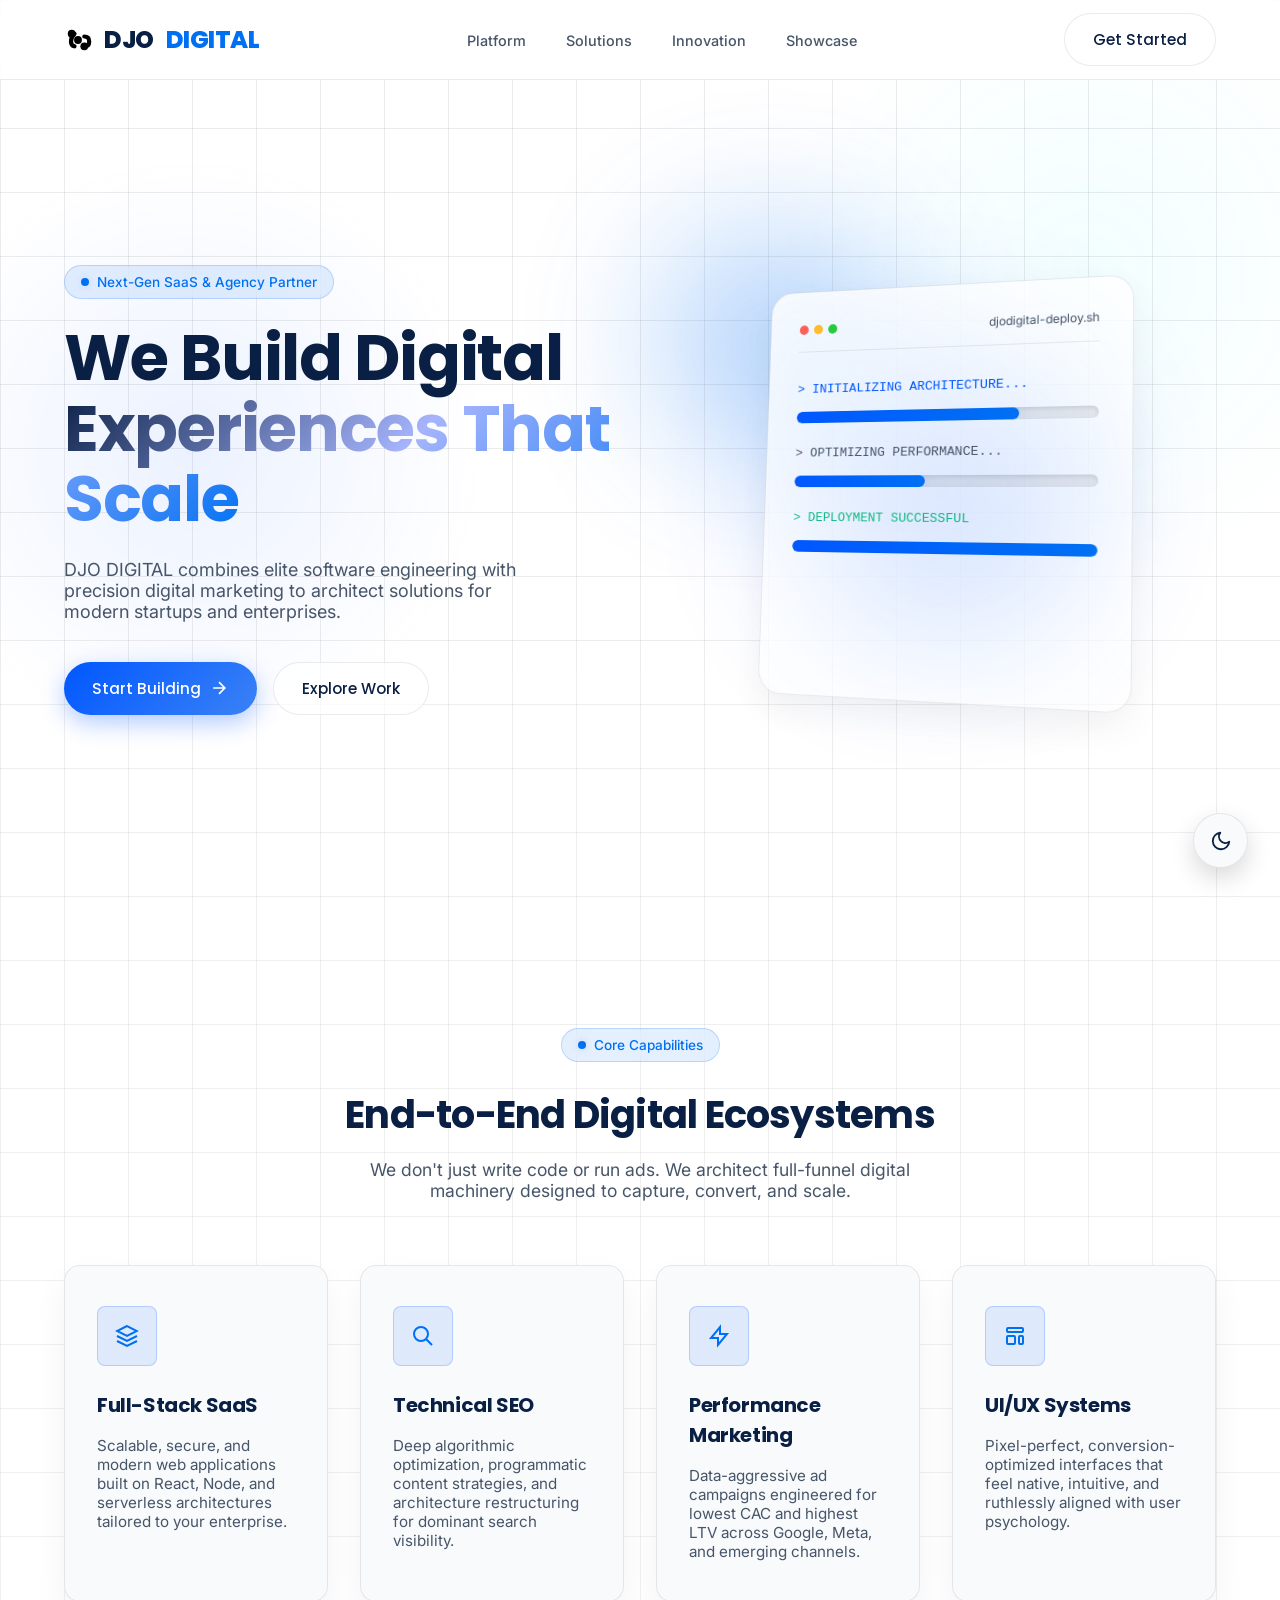
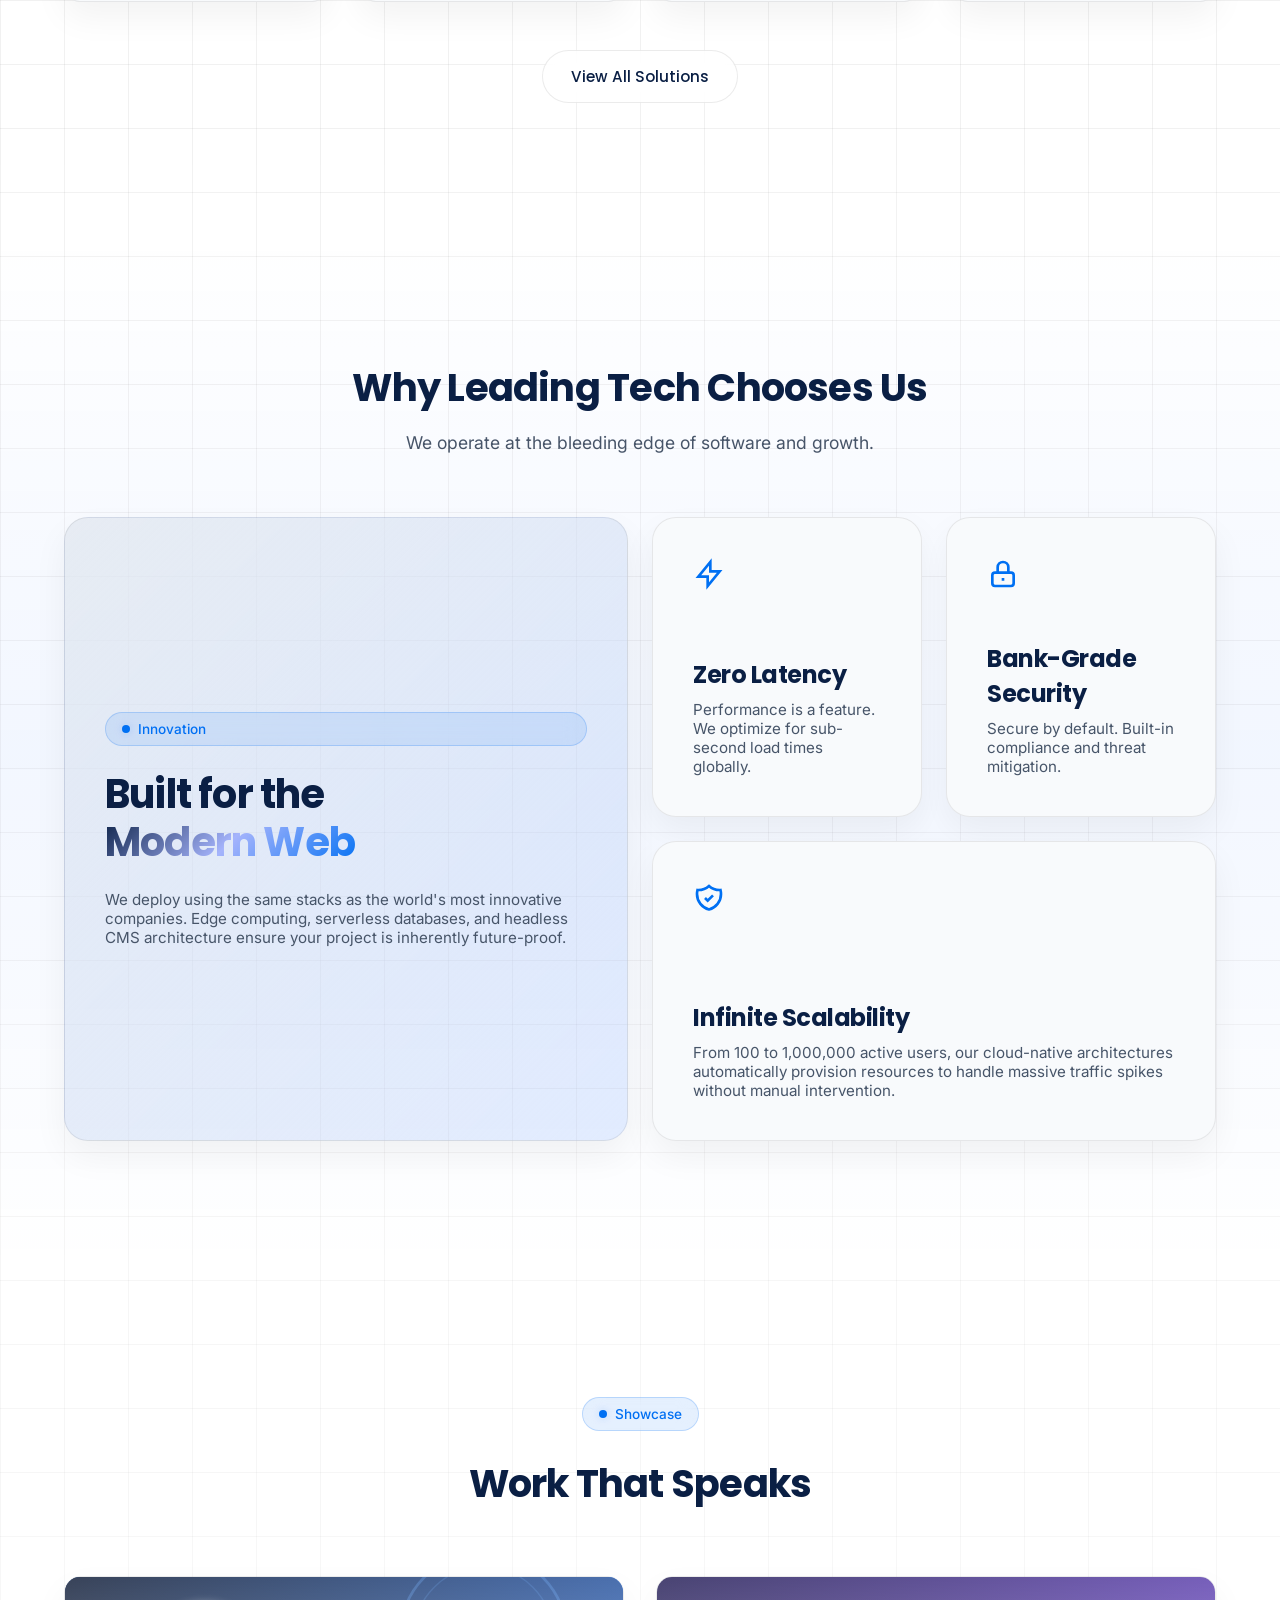
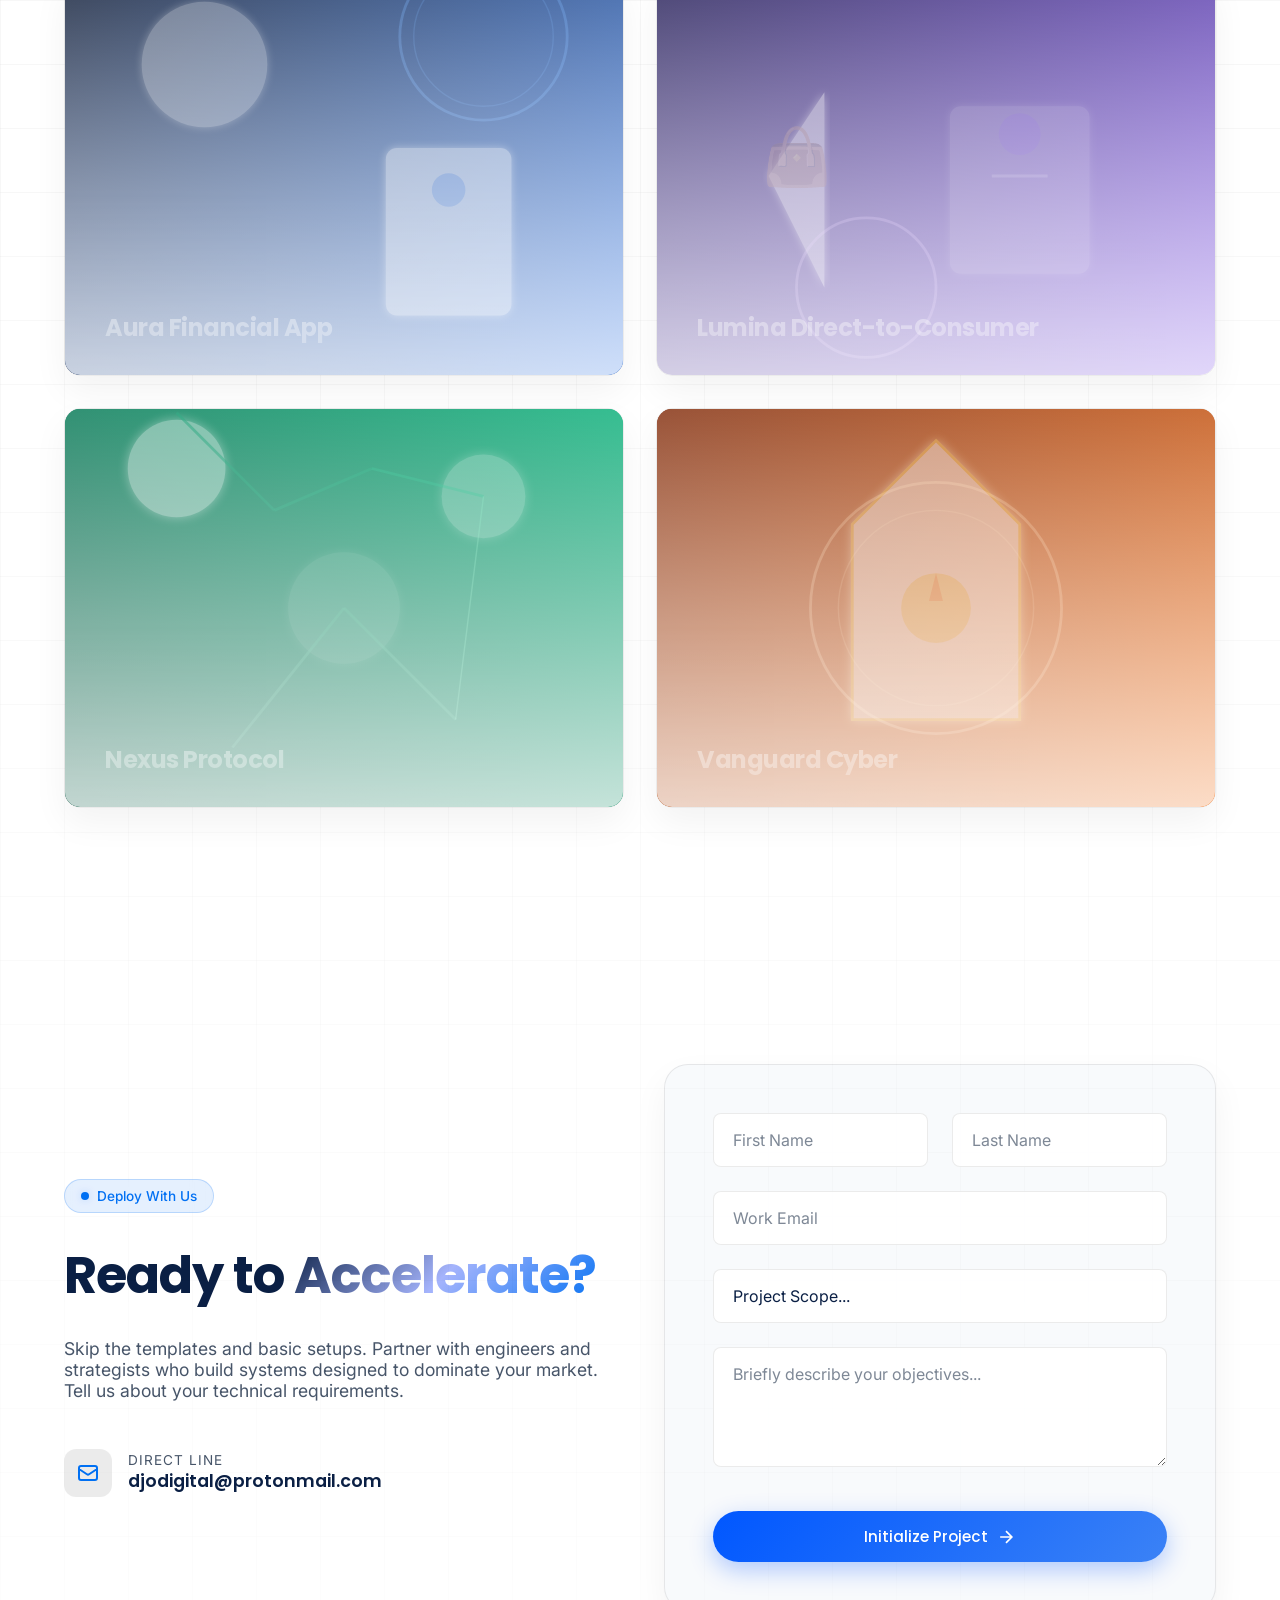
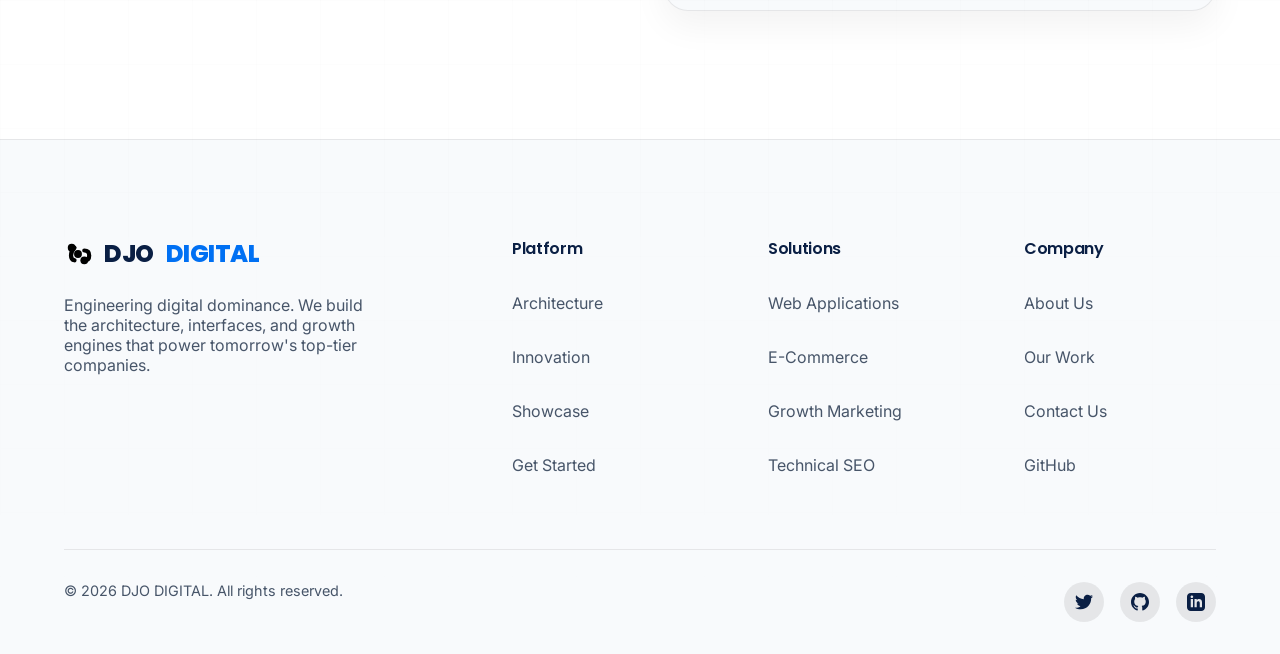
<file: index.html>
<!DOCTYPE html>
<html lang="en">
<head>
    <meta charset="UTF-8">
    <meta name="viewport" content="width=device-width, initial-scale=1.0">
    <title>DJO DIGITAL | Premium Digital Solutions</title>
    <link rel="preconnect" href="https://fonts.googleapis.com">
    <link rel="preconnect" href="https://fonts.gstatic.com" crossorigin>
    <link href="https://fonts.googleapis.com/css2?family=Inter:wght@300;400;500&family=Poppins:wght@500;600;700;800&display=swap" rel="stylesheet">
    <link rel="stylesheet" href="style.css">
    <link rel="icon" type="image/svg+xml" href="logo.svg">
    <script src="script.js"></script>
    <script>
        // Apply saved theme before page renders to prevent flicker
        (function() {
            const savedTheme = localStorage.getItem('theme');
            if (savedTheme === 'dark') {
                document.documentElement.setAttribute('data-theme', 'dark');
            } else {
                document.documentElement.removeAttribute('data-theme');
            }
        })();
    </script>
</head>
<body>

    <input type="checkbox" id="theme-switch" hidden>
    
    <div class="app-wrapper">
        
        <label for="theme-switch" class="theme-toggle-btn" aria-label="Toggle Light/Dark Theme">
            <svg class="icon-sun" width="22" height="22" fill="none" stroke="currentColor" stroke-width="2" stroke-linecap="round" stroke-linejoin="round" viewBox="0 0 24 24"><circle cx="12" cy="12" r="5"></circle><line x1="12" y1="1" x2="12" y2="3"></line><line x1="12" y1="21" x2="12" y2="23"></line><line x1="4.22" y1="4.22" x2="5.64" y2="5.64"></line><line x1="18.36" y1="18.36" x2="19.78" y2="19.78"></line><line x1="1" y1="12" x2="3" y2="12"></line><line x1="21" y1="12" x2="23" y2="12"></line><line x1="4.22" y1="19.78" x2="5.64" y2="18.36"></line><line x1="18.36" y1="5.64" x2="19.78" y2="4.22"></line></svg>
            <svg class="icon-moon" width="22" height="22" fill="none" stroke="currentColor" stroke-width="2" stroke-linecap="round" stroke-linejoin="round" viewBox="0 0 24 24"><path d="M21 12.79A9 9 0 1 1 11.21 3 7 7 0 0 0 21 12.79z"></path></svg>
        </label>

        <div class="bg-mesh"></div>
        <div class="bg-grid"></div>

        <nav>
            <div class="container nav-container">
                <a href="#home" class="logo logo-with-icon"><img src="logo.svg" alt="DJO Digital Logo" class="logo-icon">DJO <span>DIGITAL</span></a>
                
                <input type="checkbox" id="menu-toggle" class="menu-toggle">
                
                <ul class="nav-links">
                    <li><a href="#home">Platform</a></li>
                    <li><a href="solutions.html">Solutions</a></li>
                    <li><a href="#about">Innovation</a></li>
                    <li><a href="#portfolio">Showcase</a></li>
                </ul>

                <div class="nav-right">
                    <a href="#contact" class="btn btn-secondary nav-cta">Get Started</a>
                    
                    <label for="menu-toggle" class="hamburger">
                        <img src="logo.svg" alt="DJO Digital Logo" class="mobile-menu-logo">
                        <span></span><span></span><span></span>
                    </label>
                </div>
            </div>
        </nav>

        <section id="home" class="hero">
            <div class="container hero-content">
                <div class="hero-text">
                    <div class="badge">Next-Gen SaaS & Agency Partner</div>
                    <h1>We Build Digital <br><span class="gradient-text">Experiences That Scale</span></h1>
                    <p>DJO DIGITAL combines elite software engineering with precision digital marketing to architect solutions for modern startups and enterprises.</p>
                    <div class="hero-actions">
                        <a href="#contact" class="btn btn-primary">Start Building <svg width="20" height="20" fill="none" stroke="currentColor" stroke-width="2" viewBox="0 0 24 24"><path d="M5 12h14M12 5l7 7-7 7"/></svg></a>
                        <a href="#portfolio" class="btn btn-secondary">Explore Work</a>
                    </div>
                </div>
                <div class="hero-visual">
                    <div class="glow-orb"></div>
                    <div class="glow-orb secondary"></div>
                    <div class="glass-card-main">
                        <div class="mockup-header">
                            <div class="mockup-dots">
                                <span></span><span></span><span></span>
                            </div>
                            <div style="font-size:0.75rem; color: var(--text-muted);">djodigital-deploy.sh</div>
                        </div>
                        <div class="mockup-body">
                            <div class="mockup-text" style="color:var(--mockup-text-1);">> INITIALIZING ARCHITECTURE...</div>
                            <div class="mockup-bar-container">
                                <div class="mockup-bar-fill fill-1"></div>
                            </div>
                            
                            <div class="mockup-text" style="color:var(--mockup-text-2); margin-top:0.5rem;">> OPTIMIZING PERFORMANCE...</div>
                            <div class="mockup-bar-container">
                                <div class="mockup-bar-fill fill-2"></div>
                            </div>
                            
                            <div class="mockup-text" style="color:var(--mockup-text-3); margin-top:0.5rem;">> DEPLOYMENT SUCCESSFUL</div>
                            <div class="mockup-bar-container">
                                <div class="mockup-bar-fill fill-3"></div>
                            </div>
                        </div>
                    </div>
                </div>
            </div>
        </section>

        <section id="solutions" class="services">
            <div class="container">
                <div class="section-header">
                    <div class="badge" style="margin: 0 auto 1.5rem;">Core Capabilities</div>
                    <h2>End-to-End Digital Ecosystems</h2>
                    <p>We don't just write code or run ads. We architect full-funnel digital machinery designed to capture, convert, and scale.</p>
                </div>
                <div class="services-grid">
                    <div class="service-card">
                        <div class="service-icon">
                            <svg width="24" height="24" fill="none" stroke="currentColor" stroke-width="2" viewBox="0 0 24 24"><path d="M12 2L2 7l10 5 10-5-10-5zM2 17l10 5 10-5M2 12l10 5 10-5"/></svg>
                        </div>
                        <h3>Full-Stack SaaS</h3>
                        <p>Scalable, secure, and modern web applications built on React, Node, and serverless architectures tailored to your enterprise.</p>
                    </div>
                    <div class="service-card">
                        <div class="service-icon">
                            <svg width="24" height="24" fill="none" stroke="currentColor" stroke-width="2" viewBox="0 0 24 24"><path d="M21 21l-6-6m2-5a7 7 0 11-14 0 7 7 0 0114 0z"/></svg>
                        </div>
                        <h3>Technical SEO</h3>
                        <p>Deep algorithmic optimization, programmatic content strategies, and architecture restructuring for dominant search visibility.</p>
                    </div>
                    <div class="service-card">
                        <div class="service-icon">
                            <svg width="24" height="24" fill="none" stroke="currentColor" stroke-width="2" viewBox="0 0 24 24"><path d="M13 10V3L4 14h7v7l9-11h-7z"/></svg>
                        </div>
                        <h3>Performance Marketing</h3>
                        <p>Data-aggressive ad campaigns engineered for lowest CAC and highest LTV across Google, Meta, and emerging channels.</p>
                    </div>
                    <div class="service-card">
                        <div class="service-icon">
                            <svg width="24" height="24" fill="none" stroke="currentColor" stroke-width="2" viewBox="0 0 24 24"><path d="M4 5a1 1 0 011-1h14a1 1 0 011 1v2a1 1 0 01-1 1H5a1 1 0 01-1-1V5zM4 13a1 1 0 011-1h6a1 1 0 011 1v6a1 1 0 01-1 1H5a1 1 0 01-1-1v-6zM16 13a1 1 0 011-1h2a1 1 0 011 1v6a1 1 0 01-1 1h-2a1 1 0 01-1-1v-6z"/></svg>
                        </div>
                        <h3>UI/UX Systems</h3>
                        <p>Pixel-perfect, conversion-optimized interfaces that feel native, intuitive, and ruthlessly aligned with user psychology.</p>
                    </div>
                </div>
                <div style="text-align: center; margin-top: 3rem;">
                    <a href="solutions.html" class="btn btn-secondary">View All Solutions</a>
                </div>
            </div>
        </section>

        <section id="about" class="bento-section">
            <div class="container">
                <div class="section-header">
                    <h2>Why Leading Tech Chooses Us</h2>
                    <p>We operate at the bleeding edge of software and growth.</p>
                </div>
                <div class="bento-grid">
                    <div class="bento-item bento-large">
                        <div class="badge">Innovation</div>
                        <h3>Built for the<br><span class="gradient-text">Modern Web</span></h3>
                        <p>We deploy using the same stacks as the world's most innovative companies. Edge computing, serverless databases, and headless CMS architecture ensure your project is inherently future-proof.</p>
                    </div>
                    <div class="bento-item">
                        <div class="bento-icon"><svg width="32" height="32" fill="none" stroke="currentColor" stroke-width="2" viewBox="0 0 24 24"><path d="M13 10V3L4 14h7v7l9-11h-7z"/></svg></div>
                        <h3>Zero Latency</h3>
                        <p>Performance is a feature. We optimize for sub-second load times globally.</p>
                    </div>
                    <div class="bento-item">
                        <div class="bento-icon"><svg width="32" height="32" fill="none" stroke="currentColor" stroke-width="2" viewBox="0 0 24 24"><path d="M12 15v2m-6 4h12a2 2 0 002-2v-6a2 2 0 00-2-2H6a2 2 0 00-2 2v6a2 2 0 002 2zm10-10V7a4 4 0 00-8 0v4h8z"/></svg></div>
                        <h3>Bank-Grade Security</h3>
                        <p>Secure by default. Built-in compliance and threat mitigation.</p>
                    </div>
                    <div class="bento-item bento-wide">
                        <div class="bento-icon"><svg width="32" height="32" fill="none" stroke="currentColor" stroke-width="2" viewBox="0 0 24 24"><path d="M9 12l2 2 4-4m5.618-4.016A11.955 11.955 0 0112 2.944a11.955 11.955 0 01-8.618 3.04A12.02 12.02 0 003 9c0 5.591 3.824 10.29 9 11.622 5.176-1.332 9-6.03 9-11.622 0-1.042-.133-2.052-.382-3.016z"/></svg></div>
                        <h3>Infinite Scalability</h3>
                        <p>From 100 to 1,000,000 active users, our cloud-native architectures automatically provision resources to handle massive traffic spikes without manual intervention.</p>
                    </div>
                </div>
            </div>
        </section>

        <section id="portfolio" class="portfolio">
            <div class="container">
                <div class="section-header">
                    <div class="badge" style="margin: 0 auto 1.5rem;">Showcase</div>
                    <h2>Work That Speaks</h2>
                </div>
                <div class="portfolio-grid">
                    <div class="portfolio-item">
                        <div class="portfolio-bg"></div>
                        <div class="portfolio-overlay">
                            <span>Fintech Platform</span>
                            <h3>Aura Financial App</h3>
                        </div>
                    </div>
                    <div class="portfolio-item">
                        <div class="portfolio-bg"></div>
                        <div class="portfolio-overlay">
                            <span>Global E-Commerce</span>
                            <h3>Lumina Direct-to-Consumer</h3>
                        </div>
                    </div>
                    <div class="portfolio-item">
                        <div class="portfolio-bg"></div>
                        <div class="portfolio-overlay">
                            <span>Web3 Dashboard</span>
                            <h3>Nexus Protocol</h3>
                        </div>
                    </div>
                    <div class="portfolio-item">
                        <div class="portfolio-bg"></div>
                        <div class="portfolio-overlay">
                            <span>Cybersecurity Platform</span>
                            <h3>Vanguard Cyber</h3>
                        </div>
                    </div>
                </div>
            </div>
        </section>

        <!-- 
        IMAGE GENERATION GUIDE FOR PORTFOLIO SECTION
        =============================================
        
        Layout: 2x2 Grid (Top-Left → Top-Right → Bottom-Left → Bottom-Right)
        Style: Consistent 3D glassmorphism or isometric design
        
        1. AURA FINANCIAL (Top-Left - Blue/Silver)
           Position: Top-Left
           Color: Blue (#0f172a to #3b82f6)
           Prompt: "3D isometric view of glowing digital currency coins and a sleek glass credit card, floating on a soft blue frosted glass background, minimalist, high-end fintech aesthetic, 8k render."
           
        2. LUMINA E-COMMERCE (Top-Right - Purple/Pink)
           Position: Top-Right
           Color: Purple (#1e1b4b to #8b5cf6)
           Prompt: "A stylized 3D translucent shopping bag and a glowing delivery package, soft purple and lilac lighting, glassmorphism style, elegant, clean white studio lighting, minimalist."
           
        3. NEXUS PROTOCOL (Bottom-Left - Green/Teal)
           Position: Bottom-Left
           Color: Green (#064e3b to #10b981)
           Prompt: "Abstract 3D network of interconnected glass spheres and glowing teal light lines, digital connectivity concept, emerald green gradient background, futuristic, clean and sharp."
           
        4. VANGUARD CYBER (Bottom-Right - Orange/Gold)
           Position: Bottom-Right
           Color: Orange (#7c2d12 to #f97316)
           Prompt: "A 3D holographic security shield made of frosted glass, glowing amber and gold accents, digital lock icon, minimalist high-tech cybersecurity theme, soft orange gradient background."
           
        DESIGN TIPS:
        - Consistency: All four images should use the same "3D glass" or "Isometric" style
        - Text Contrast: Add a semi-transparent dark overlay (20-30% opacity) over images if busy
        - Aspect Ratio: Generate images matching 350px+ width × 400px height (or similar proportion)
        - File Format: Use PNG or WebP for best quality with transparency support
        
        IMPLEMENTATION:
        Once images are generated, replace the .portfolio-bg linear gradients with:
        .portfolio-item:nth-child(1) .portfolio-bg { background-image: url('path/to/aura-financial.png'); }
        .portfolio-item:nth-child(2) .portfolio-bg { background-image: url('path/to/lumina-ecommerce.png'); }
        .portfolio-item:nth-child(3) .portfolio-bg { background-image: url('path/to/nexus-protocol.png'); }
        .portfolio-item:nth-child(4) .portfolio-bg { background-image: url('path/to/vanguard-cyber.png'); }
        -->

        <section id="contact" class="contact">
            <div class="container contact-container">
                <div class="contact-info">
                    <div class="badge">Deploy With Us</div>
                    <h2>Ready to <span class="gradient-text">Accelerate?</span></h2>
                    <p>Skip the templates and basic setups. Partner with engineers and strategists who build systems designed to dominate your market. Tell us about your technical requirements.</p>
                    
                    <div style="display:flex; gap:1rem; align-items:center; margin-top:2rem;">
                        <div style="width:48px; height:48px; background:var(--glass-border); border-radius:12px; display:flex; align-items:center; justify-content:center; color:var(--accent); transition: var(--transition);">
                            <svg width="24" height="24" fill="none" stroke="currentColor" stroke-width="2" viewBox="0 0 24 24"><path d="M3 8l7.89 5.26a2 2 0 002.22 0L21 8M5 19h14a2 2 0 002-2V7a2 2 0 00-2-2H5a2 2 0 00-2 2v10a2 2 0 002 2z"/></svg>
                        </div>
                        <div>
                            <div style="font-size:0.85rem; color:var(--text-muted); text-transform:uppercase; letter-spacing:1px;">Direct Line</div>
                            <div style="font-family:'Poppins'; font-weight:600; font-size:1.1rem;">djodigital@protonmail.com</div>
                        </div>
                    </div>
                </div>
                
                <form class="contact-form" action="https://api.web3forms.com/submit" method="POST">
                    <input type="hidden" name="access_key" value="e017881b-0cbd-48a7-ae5b-4a39bc7d0c9f">
                    <input type="hidden" name="subject" value="New Project Inquiry from DJO Digital">
                    <input type="hidden" name="redirect" value="https://dionberisha2007-dot.github.io/djodigital/thank-you.html">
                    
                    <div style="display:grid; grid-template-columns: 1fr 1fr; gap:1.5rem;">
                        <div class="form-group">
                            <input type="text" name="firstName" class="form-control" placeholder="First Name" required>
                        </div>
                        <div class="form-group">
                            <input type="text" name="lastName" class="form-control" placeholder="Last Name" required>
                        </div>
                    </div>
                    <div class="form-group">
                        <input type="email" name="email" class="form-control" placeholder="Work Email" required>
                    </div>
                    <div class="form-group">
                        <select name="projectScope" class="form-control" required style="appearance:none;">
                            <option value="" disabled selected>Project Scope...</option>
                            <option value="SaaS Development">SaaS Development</option>
                            <option value="Growth Marketing">Growth Marketing</option>
                            <option value="Enterprise SEO">Enterprise SEO</option>
                            <option value="Other">Other</option>
                        </select>
                    </div>
                    <div class="form-group">
                        <textarea name="message" class="form-control" placeholder="Briefly describe your objectives..." required></textarea>
                    </div>
                    <button type="submit" class="btn btn-primary submit-btn">Initialize Project <svg width="20" height="20" fill="none" stroke="currentColor" stroke-width="2" viewBox="0 0 24 24"><path d="M5 12h14M12 5l7 7-7 7"/></svg></button>
                </form>
            </div>
        </section>

        <footer>
            <div class="container">
                <div class="footer-grid">
                    <div class="footer-brand">
                        <a href="#home" class="logo logo-with-icon"><img src="logo.svg" alt="DJO Digital Logo" class="logo-icon">DJO <span>DIGITAL</span></a>
                        <p>Engineering digital dominance. We build the architecture, interfaces, and growth engines that power tomorrow's top-tier companies.</p>
                    </div>
                    <div>
                        <h4 class="footer-title">Platform</h4>
                        <div class="footer-links">
                            <a href="#home">Architecture</a>
                            <a href="#about">Innovation</a>
                            <a href="#portfolio">Showcase</a>
                            <a href="#contact">Get Started</a>
                        </div>
                    </div>
                    <div>
                        <h4 class="footer-title">Solutions</h4>
                        <div class="footer-links">
                            <a href="solutions.html">Web Applications</a>
                            <a href="solutions.html">E-Commerce</a>
                            <a href="solutions.html">Growth Marketing</a>
                            <a href="solutions.html">Technical SEO</a>
                        </div>
                    </div>
                    <div>
                        <h4 class="footer-title">Company</h4>
                        <div class="footer-links">
                            <a href="#about">About Us</a>
                            <a href="#portfolio">Our Work</a>
                            <a href="#contact">Contact Us</a>
                            <a href="https://github.com/dionberisha2007-dot/djodigital" target="_blank" rel="noopener noreferrer">GitHub</a>
                        </div>
                    </div>
                </div>
                <div class="footer-bottom">
                    <div>&copy; 2026 DJO DIGITAL. All rights reserved.</div>
                    <div class="social-icons">
                        <a href="https://twitter.com" target="_blank" rel="noopener noreferrer" aria-label="Twitter"><svg width="18" height="18" fill="currentColor" viewBox="0 0 24 24"><path d="M24 4.557c-.883.392-1.832.656-2.828.775 1.017-.609 1.798-1.574 2.165-2.724-.951.564-2.005.974-3.127 1.195-.897-.957-2.178-1.555-3.594-1.555-3.179 0-5.515 2.966-4.797 6.045-4.091-.205-7.719-2.165-10.148-5.144-1.29 2.213-.669 5.108 1.523 6.574-.806-.026-1.566-.247-2.229-.616-.054 2.281 1.581 4.415 3.949 4.89-.693.188-1.452.232-2.224.084.626 1.956 2.444 3.379 4.6 3.419-2.07 1.623-4.678 2.348-7.29 2.04 2.179 1.397 4.768 2.212 7.548 2.212 9.142 0 14.307-7.721 13.995-14.646.962-.695 1.797-1.562 2.457-2.549z"/></svg></a>
                        <a href="https://github.com" target="_blank" rel="noopener noreferrer" aria-label="GitHub"><svg width="18" height="18" fill="currentColor" viewBox="0 0 24 24"><path d="M12 0c-6.626 0-12 5.373-12 12 0 5.302 3.438 9.8 8.207 11.387.599.111.793-.261.793-.577v-2.234c-3.338.726-4.033-1.416-4.033-1.416-.546-1.387-1.333-1.756-1.333-1.756-1.089-.745.083-.729.083-.729 1.205.084 1.839 1.237 1.839 1.237 1.07 1.834 2.807 1.304 3.492.997.107-.775.418-1.305.762-1.604-2.665-.305-5.467-1.334-5.467-5.931 0-1.311.469-2.381 1.236-3.221-.124-.303-.535-1.524.117-3.176 0 0 1.008-.322 3.301 1.23.957-.266 1.983-.399 3.003-.404 1.02.005 2.047.138 3.006.404 2.291-1.552 3.297-1.23 3.297-1.23.653 1.653.242 2.874.118 3.176.77.84 1.235 1.911 1.235 3.221 0 4.609-2.807 5.624-5.479 5.921.43.372.823 1.102.823 2.222v3.293c0 .319.192.694.801.576 4.765-1.589 8.199-6.086 8.199-11.386 0-6.627-5.373-12-12-12z"/></svg></a>
                        <a href="https://linkedin.com" target="_blank" rel="noopener noreferrer" aria-label="LinkedIn"><svg width="18" height="18" fill="currentColor" viewBox="0 0 24 24"><path d="M19 0h-14c-2.761 0-5 2.239-5 5v14c0 2.761 2.239 5 5 5h14c2.762 0 5-2.239 5-5v-14c0-2.761-2.238-5-5-5zm-11 19h-3v-11h3v11zm-1.5-12.268c-.966 0-1.75-.79-1.75-1.764s.784-1.764 1.75-1.764 1.75.79 1.75 1.764-.783 1.764-1.75 1.764zm13.5 12.268h-3v-5.604c0-3.368-4-3.113-4 0v5.604h-3v-11h3v1.765c1.396-2.586 7-2.777 7 2.476v6.759z"/></svg></a>
                    </div>
                </div>
            </div>
        </footer>
    </div>

    <script src="script.js"></script>
</body>
</html>
</file>
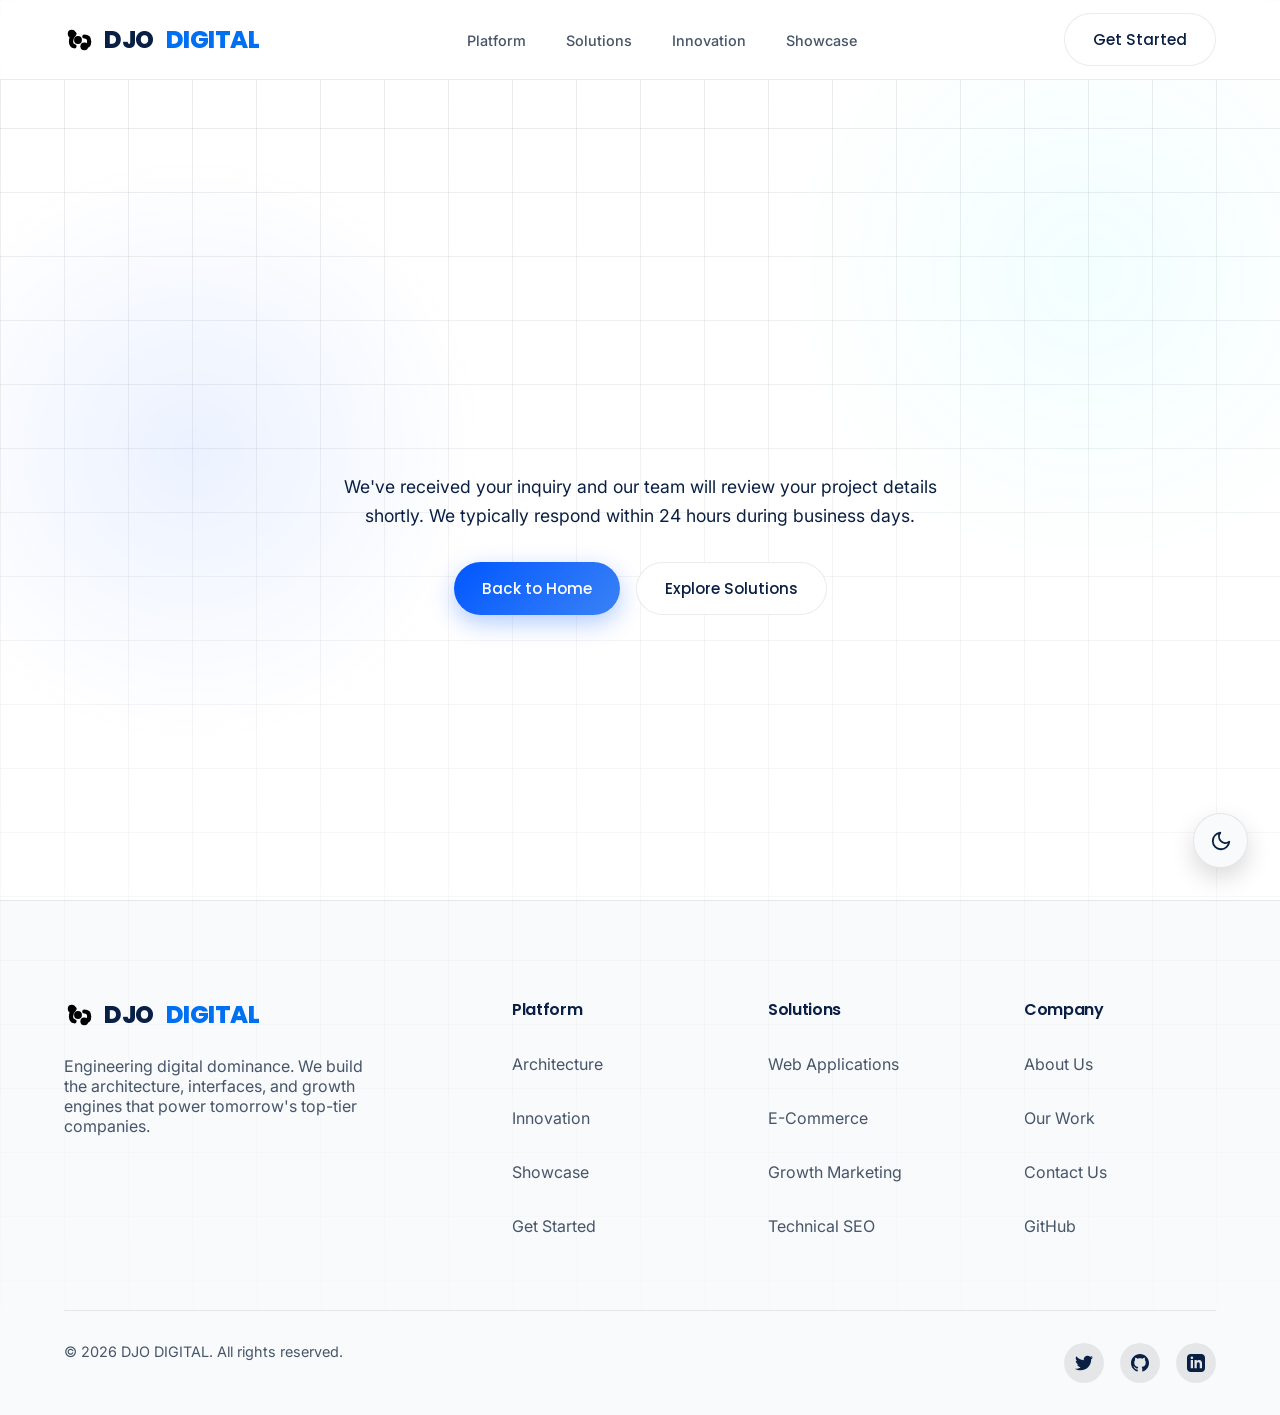
<file: thank-you.html>
<!DOCTYPE html>
<html lang="en">
<head>
    <meta charset="UTF-8">
    <meta name="viewport" content="width=device-width, initial-scale=1.0">
    <title>Thank You | DJO DIGITAL</title>
    <link rel="preconnect" href="https://fonts.googleapis.com">
    <link rel="preconnect" href="https://fonts.gstatic.com" crossorigin>
    <link href="https://fonts.googleapis.com/css2?family=Inter:wght@300;400;500&family=Poppins:wght@500;600;700;800&display=swap" rel="stylesheet">
    <link rel="stylesheet" href="style.css">
    <link rel="icon" type="image/svg+xml" href="logo.svg">
    <style>
        .thank-you-container {
            display: flex;
            align-items: center;
            justify-content: center;
            min-height: 100vh;
            padding: 2rem;
        }

        .thank-you-content {
            text-align: center;
            max-width: 600px;
        }

        .success-icon {
            width: 80px;
            height: 80px;
            margin: 0 auto 2rem;
            background: linear-gradient(135deg, var(--accent-start), var(--accent-end));
            border-radius: 50%;
            display: flex;
            align-items: center;
            justify-content: center;
            animation: scaleIn 0.6s ease-out;
        }

        .success-icon svg {
            width: 40px;
            height: 40px;
            color: white;
            stroke-width: 2.5;
        }

        .thank-you-content h1 {
            font-size: 2.5rem;
            font-weight: 700;
            margin-bottom: 1rem;
            background: linear-gradient(135deg, var(--text-primary), var(--accent-start));
            -webkit-background-clip: text;
            -webkit-text-fill-color: transparent;
            background-clip: text;
        }

        .thank-you-content p {
            font-size: 1.1rem;
            color: var(--text-secondary);
            margin-bottom: 2rem;
            line-height: 1.6;
        }

        .thank-you-actions {
            display: flex;
            gap: 1rem;
            justify-content: center;
            flex-wrap: wrap;
        }

        @keyframes scaleIn {
            from {
                opacity: 0;
                transform: scale(0.8);
            }
            to {
                opacity: 1;
                transform: scale(1);
            }
        }

        @media (max-width: 640px) {
            .thank-you-content h1 {
                font-size: 2rem;
            }

            .thank-you-content p {
                font-size: 1rem;
            }
        }
    </style>
</head>
<body>
    <input type="checkbox" id="theme-switch" hidden>
    
    <div class="app-wrapper">
        <label for="theme-switch" class="theme-toggle-btn" aria-label="Toggle Light/Dark Theme">
            <svg class="icon-sun" width="22" height="22" fill="none" stroke="currentColor" stroke-width="2" stroke-linecap="round" stroke-linejoin="round" viewBox="0 0 24 24"><circle cx="12" cy="12" r="5"></circle><line x1="12" y1="1" x2="12" y2="3"></line><line x1="12" y1="21" x2="12" y2="23"></line><line x1="4.22" y1="4.22" x2="5.64" y2="5.64"></line><line x1="18.36" y1="18.36" x2="19.78" y2="19.78"></line><line x1="1" y1="12" x2="3" y2="12"></line><line x1="21" y1="12" x2="23" y2="12"></line><line x1="4.22" y1="19.78" x2="5.64" y2="18.36"></line><line x1="18.36" y1="5.64" x2="19.78" y2="4.22"></line></svg>
            <svg class="icon-moon" width="22" height="22" fill="none" stroke="currentColor" stroke-width="2" stroke-linecap="round" stroke-linejoin="round" viewBox="0 0 24 24"><path d="M21 12.79A9 9 0 1 1 11.21 3 7 7 0 0 0 21 12.79z"></path></svg>
        </label>

        <div class="bg-mesh"></div>
        <div class="bg-grid"></div>

        <nav>
            <div class="container nav-container">
                <a href="index.html#home" class="logo logo-with-icon"><img src="logo.svg" alt="DJO Digital Logo" class="logo-icon">DJO <span>DIGITAL</span></a>
                
                <input type="checkbox" id="menu-toggle" class="menu-toggle">
                
                <ul class="nav-links">
                    <li><a href="index.html#home">Platform</a></li>
                    <li><a href="solutions.html">Solutions</a></li>
                    <li><a href="index.html#about">Innovation</a></li>
                    <li><a href="index.html#portfolio">Showcase</a></li>
                </ul>

                <div class="nav-right">
                    <a href="index.html#contact" class="btn btn-secondary nav-cta">Get Started</a>
                    
                    <label for="menu-toggle" class="hamburger">
                        <img src="logo.svg" alt="DJO Digital Logo" class="mobile-menu-logo">
                        <span></span><span></span><span></span>
                    </label>
                </div>
            </div>
        </nav>

        <section class="thank-you-container">
            <div class="thank-you-content">
                <div class="success-icon">
                    <svg fill="none" stroke="currentColor" stroke-linecap="round" stroke-linejoin="round" viewBox="0 0 24 24">
                        <polyline points="20 6 9 17 4 12"></polyline>
                    </svg>
                </div>
                <h1>Thank You!</h1>
                <p>We've received your inquiry and our team will review your project details shortly. We typically respond within 24 hours during business days.</p>
                <div class="thank-you-actions">
                    <a href="index.html" class="btn btn-primary">Back to Home</a>
                    <a href="solutions.html" class="btn btn-secondary">Explore Solutions</a>
                </div>
            </div>
        </section>

        <footer>
            <div class="container">
                <div class="footer-grid">
                    <div class="footer-brand">
                        <a href="index.html#home" class="logo logo-with-icon"><img src="logo.svg" alt="DJO Digital Logo" class="logo-icon">DJO <span>DIGITAL</span></a>
                        <p>Engineering digital dominance. We build the architecture, interfaces, and growth engines that power tomorrow's top-tier companies.</p>
                    </div>
                    <div>
                        <h4 class="footer-title">Platform</h4>
                        <div class="footer-links">
                            <a href="index.html#home">Architecture</a>
                            <a href="index.html#about">Innovation</a>
                            <a href="index.html#portfolio">Showcase</a>
                            <a href="index.html#contact">Get Started</a>
                        </div>
                    </div>
                    <div>
                        <h4 class="footer-title">Solutions</h4>
                        <div class="footer-links">
                            <a href="solutions.html">Web Applications</a>
                            <a href="solutions.html">E-Commerce</a>
                            <a href="solutions.html">Growth Marketing</a>
                            <a href="solutions.html">Technical SEO</a>
                        </div>
                    </div>
                    <div>
                        <h4 class="footer-title">Company</h4>
                        <div class="footer-links">
                            <a href="index.html#about">About Us</a>
                            <a href="index.html#portfolio">Our Work</a>
                            <a href="index.html#contact">Contact Us</a>
                            <a href="https://github.com/dionberisha2007-dot/djodigital" target="_blank" rel="noopener noreferrer">GitHub</a>
                        </div>
                    </div>
                </div>
                <div class="footer-bottom">
                    <div>&copy; 2026 DJO DIGITAL. All rights reserved.</div>
                    <div class="social-icons">
                        <a href="https://twitter.com" target="_blank" rel="noopener noreferrer" aria-label="Twitter"><svg width="18" height="18" fill="currentColor" viewBox="0 0 24 24"><path d="M24 4.557c-.883.392-1.832.656-2.828.775 1.017-.609 1.798-1.574 2.165-2.724-.951.564-2.005.974-3.127 1.195-.897-.957-2.178-1.555-3.594-1.555-3.179 0-5.515 2.966-4.797 6.045-4.091-.205-7.719-2.165-10.148-5.144-1.29 2.213-.669 5.108 1.523 6.574-.806-.026-1.566-.247-2.229-.616-.054 2.281 1.581 4.415 3.949 4.89-.693.188-1.452.232-2.224.084.626 1.956 2.444 3.379 4.6 3.419-2.07 1.623-4.678 2.348-7.29 2.04 2.179 1.397 4.768 2.212 7.548 2.212 9.142 0 14.307-7.721 13.995-14.646.962-.695 1.797-1.562 2.457-2.549z"/></svg></a>
                        <a href="https://github.com" target="_blank" rel="noopener noreferrer" aria-label="GitHub"><svg width="18" height="18" fill="currentColor" viewBox="0 0 24 24"><path d="M12 0c-6.626 0-12 5.373-12 12 0 5.302 3.438 9.8 8.207 11.387.599.111.793-.261.793-.577v-2.234c-3.338.726-4.033-1.416-4.033-1.416-.546-1.387-1.333-1.756-1.333-1.756-1.089-.745.083-.729.083-.729 1.205.084 1.839 1.237 1.839 1.237 1.07 1.834 2.807 1.304 3.492.997.107-.775.418-1.305.762-1.604-2.665-.305-5.467-1.334-5.467-5.931 0-1.311.469-2.381 1.236-3.221-.124-.303-.535-1.524.117-3.176 0 0 1.008-.322 3.301 1.23.957-.266 1.983-.399 3.003-.404 1.02.005 2.047.138 3.006.404 2.291-1.552 3.297-1.23 3.297-1.23.653 1.653.242 2.874.118 3.176.77.84 1.235 1.911 1.235 3.221 0 4.609-2.807 5.624-5.479 5.921.43.372.823 1.102.823 2.222v3.293c0 .319.192.694.801.576 4.765-1.589 8.199-6.086 8.199-11.386 0-6.627-5.373-12-12-12z"/></svg></a>
                        <a href="https://linkedin.com" target="_blank" rel="noopener noreferrer" aria-label="LinkedIn"><svg width="18" height="18" fill="currentColor" viewBox="0 0 24 24"><path d="M19 0h-14c-2.761 0-5 2.239-5 5v14c0 2.761 2.239 5 5 5h14c2.762 0 5-2.239 5-5v-14c0-2.761-2.238-5-5-5zm-11 19h-3v-11h3v11zm-1.5-12.268c-.966 0-1.75-.79-1.75-1.764s.784-1.764 1.75-1.764 1.75.79 1.75 1.764-.783 1.764-1.75 1.764zm13.5 12.268h-3v-5.604c0-3.368-4-3.113-4 0v5.604h-3v-11h3v1.765c1.396-2.586 7-2.777 7 2.476v6.759z"/></svg></a>
                    </div>
                </div>
            </div>
        </footer>
    </div>

    <script src="script.js"></script>
</body>
</html>
</file>
<file: style.css>
/* --- CSS VARIABLES (LIGHT THEME DEFAULT) --- */
:root {
    --bg-base: #ffffff;
    --bg-surface: #f8fafc;
    --primary: #0057ff;
    --secondary: #e2e8f0;
    --accent: #0070f3;
    --accent-glow: rgba(0, 112, 243, 0.2);
    --text-main: #0a1f44;
    --text-muted: #475569;
    --border-light: rgba(0, 0, 0, 0.08);
    --glass-bg: rgba(255, 255, 255, 0.7);
    --glass-border: rgba(0, 0, 0, 0.08);
    --glass-card-bg: linear-gradient(145deg, rgba(255,255,255,0.9) 0%, rgba(255,255,255,0.6) 100%);
    --input-bg: rgba(255,255,255,0.9);
    --shadow-soft: 0 15px 35px rgba(0,0,0,0.05);
    --shadow-hover: 0 20px 40px rgba(0, 112, 243, 0.1);
    --mockup-text-1: var(--primary);
    --mockup-text-2: var(--text-muted);
    --mockup-text-3: #10b981;
    --nav-bg: rgba(255, 255, 255, 0.85);
    --card-hover-border: rgba(0, 112, 243, 0.3);
    --bento-gradient: linear-gradient(135deg, rgba(226, 232, 240, 0.8), rgba(0, 87, 255, 0.1));
    --portfolio-overlay: linear-gradient(to top, rgba(255,255,255,0.95) 0%, rgba(255,255,255,0.2) 100%);
    --portfolio-overlay-hover: linear-gradient(to top, rgba(255,255,255,0.95) 0%, rgba(0,112,243,0.2) 100%);
    --radius-sm: 8px;
    --radius-md: 16px;
    --radius-lg: 24px;
    --transition: all 0.3s ease;
}

/* --- DARK THEME OVERRIDES --- */
html[data-theme="dark"] .app-wrapper {
    --bg-base: #050b14;
    --bg-surface: #0a1428;
    --primary: #0057ff;
    --secondary: #0a1f44;
    --accent: #00f0ff;
    --accent-glow: rgba(0, 240, 255, 0.4);
    --text-main: #ffffff;
    --text-muted: #8b9bb4;
    --border-light: rgba(255, 255, 255, 0.08);
    --glass-bg: rgba(10, 20, 40, 0.6);
    --glass-border: rgba(255, 255, 255, 0.1);
    --glass-card-bg: linear-gradient(145deg, rgba(255,255,255,0.05) 0%, rgba(255,255,255,0.01) 100%);
    --input-bg: rgba(0,0,0,0.2);
    --shadow-soft: 0 15px 35px rgba(0,0,0,0.3);
    --shadow-hover: 0 20px 40px rgba(0,0,0,0.5);
    --mockup-text-1: var(--accent);
    --mockup-text-2: var(--text-muted);
    --mockup-text-3: #27c93f;
    --nav-bg: rgba(5, 11, 20, 0.7);
    --card-hover-border: rgba(255,255,255,0.2);
    --bento-gradient: linear-gradient(135deg, rgba(10, 31, 68, 0.8), rgba(0, 87, 255, 0.2));
    --portfolio-overlay: linear-gradient(to top, rgba(5,11,20,0.95) 0%, rgba(5,11,20,0.2) 100%);
    --portfolio-overlay-hover: linear-gradient(to top, rgba(5,11,20,0.95) 0%, rgba(0,87,255,0.4) 100%);
}

/* --- RESET & BASE --- */
* {
    margin: 0;
    padding: 0;
    box-sizing: border-box;
}

html {
    scroll-behavior: smooth;
}

/* Scrollbar Styling - Light Theme */
::-webkit-scrollbar {
    width: 12px;
}

::-webkit-scrollbar-track {
    background: var(--bg-base);
}

::-webkit-scrollbar-thumb {
    background: var(--border-light);
    border-radius: 6px;
    border: 3px solid var(--bg-base);
}

::-webkit-scrollbar-thumb:hover {
    background: var(--text-muted);
}

body {
    font-family: 'Inter', sans-serif;
    background-color: var(--bg-base);
    overflow-x: hidden;
    -webkit-font-smoothing: antialiased;
}

.app-wrapper {
    background-color: var(--bg-base);
    color: var(--text-main);
    transition: background-color 0.5s ease, color 0.5s ease;
    min-height: 100vh;
    position: relative;
    z-index: 1;
}

h1, h2, h3, h4, .logo {
    font-family: 'Poppins', sans-serif;
    letter-spacing: -0.02em;
}

a {
    text-decoration: none;
    color: inherit;
}

ul {
    list-style: none;
}

.container {
    max-width: 1200px;
    margin: 0 auto;
    padding: 0 2rem;
}

/* --- TYPOGRAPHY & UTILITIES --- */
.gradient-text {
    background: linear-gradient(135deg, var(--text-main) 0%, #a5b4fc 50%, var(--accent) 100%);
    -webkit-background-clip: text;
    -webkit-text-fill-color: transparent;
    background-clip: text;
}

.badge {
    display: inline-flex;
    align-items: center;
    gap: 0.5rem;
    padding: 0.5rem 1rem;
    background: rgba(0, 112, 243, 0.1);
    border: 1px solid rgba(0, 112, 243, 0.2);
    border-radius: 100px;
    font-size: 0.85rem;
    font-weight: 500;
    color: var(--accent);
    margin-bottom: 1.5rem;
    backdrop-filter: blur(10px);
    transition: var(--transition);
}

.badge::before {
    content: '';
    width: 8px;
    height: 8px;
    background: var(--accent);
    border-radius: 50%;
    box-shadow: 0 0 10px var(--accent-glow);
    animation: pulse 2s infinite;
}

/* --- BUTTONS --- */
.btn {
    display: inline-flex;
    align-items: center;
    justify-content: center;
    padding: 0.875rem 1.75rem;
    border-radius: 100px;
    font-family: 'Poppins', sans-serif;
    font-weight: 500;
    font-size: 0.95rem;
    transition: var(--transition);
    cursor: pointer;
    border: none;
    gap: 0.5rem;
    position: relative;
    overflow: hidden;
}

.btn-primary {
    background: linear-gradient(135deg, var(--primary), #3b82f6);
    color: white;
    box-shadow: 0 8px 25px rgba(0, 87, 255, 0.3);
}

.btn-primary:hover {
    transform: translateY(-3px) scale(1.02);
    box-shadow: 0 12px 30px rgba(0, 87, 255, 0.5);
    background: linear-gradient(135deg, #3b82f6, var(--primary));
}

.btn-secondary {
    background: var(--glass-bg);
    color: var(--text-main);
    border: 1px solid var(--glass-border);
    backdrop-filter: blur(10px);
}

.btn-secondary:hover {
    background: var(--glass-border);
    border-color: var(--text-muted);
    transform: translateY(-3px) scale(1.02);
}

/* --- FLOATING THEME TOGGLE BUTTON --- */
.theme-toggle-btn {
    cursor: pointer;
    display: flex;
    align-items: center;
    justify-content: center;
    width: 55px;
    height: 55px;
    border-radius: 50%;
    background: var(--bg-surface);
    border: 1px solid var(--border-light);
    color: var(--text-main);
    transition: var(--transition);
    position: fixed;
    bottom: 2rem;
    right: 2rem;
    z-index: 9999;
    box-shadow: 0 10px 25px rgba(0,0,0,0.15);
}

.theme-toggle-btn:hover {
    transform: translateY(-5px);
    box-shadow: var(--shadow-hover);
    border-color: var(--accent);
    color: var(--accent);
}

.icon-sun { display: none; }
.icon-moon { display: block; }

/* Icon display respects data-theme attribute */
html[data-theme="dark"] .icon-sun { display: block; }
html[data-theme="dark"] .icon-moon { display: none; }

/* --- BACKGROUND MESH --- */
.bg-mesh {
    position: fixed;
    top: 0;
    left: 0;
    width: 100vw;
    height: 100vh;
    z-index: -1;
    overflow: hidden;
    background: 
        radial-gradient(circle at 15% 50%, rgba(0, 87, 255, 0.08), transparent 25%),
        radial-gradient(circle at 85% 30%, rgba(0, 240, 255, 0.05), transparent 25%);
    transition: background 0.5s ease;
}

.bg-grid {
    position: absolute;
    inset: 0;
    background-image: 
        linear-gradient(to right, var(--border-light) 1px, transparent 1px),
        linear-gradient(to bottom, var(--border-light) 1px, transparent 1px);
    background-size: 4rem 4rem;
    mask-image: linear-gradient(to bottom, rgba(0,0,0,1) 0%, rgba(0,0,0,0) 100%);
    -webkit-mask-image: linear-gradient(to bottom, rgba(0,0,0,1) 0%, rgba(0,0,0,0) 100%);
    transition: var(--transition);
}

/* --- NAVBAR --- */
nav {
    position: fixed;
    top: 0;
    width: 100%;
    height: 80px;
    z-index: 1000;
    background: var(--nav-bg);
    backdrop-filter: blur(20px);
    -webkit-backdrop-filter: blur(20px);
    border-bottom: 1px solid var(--border-light);
    display: flex;
    align-items: center;
    transition: var(--transition);
}

.nav-container {
    display: flex;
    justify-content: space-between;
    align-items: center;
    width: 100%;
}

.logo {
    font-size: 1.5rem;
    font-weight: 800;
    color: var(--text-main);
    display: flex;
    align-items: center;
    gap: 0.25rem;
    transition: var(--transition);
}

.logo span {
    color: var(--accent);
}

.logo-with-icon {
    gap: 0.75rem;
}

.logo-icon {
    width: 28px;
    height: 28px;
    display: flex;
    align-items: center;
    justify-content: center;
    color: var(--accent);
    flex-shrink: 0;
}

.mobile-menu-logo {
    width: 32px;
    height: 32px;
    color: var(--accent);
    margin-right: 1rem;
    display: none;
}

@media (max-width: 768px) {
    .mobile-menu-logo {
        display: block;
    }

    .logo {
        font-size: 1.2rem;
    }

    .logo-icon {
        width: 24px;
        height: 24px;
    }
}

.nav-links {
    display: flex;
    gap: 2.5rem;
    align-items: center;
}

.nav-links a {
    font-size: 0.9rem;
    font-weight: 500;
    color: var(--text-muted);
    transition: var(--transition);
    position: relative;
}

.nav-links a:hover {
    color: var(--text-main);
}

.nav-links a::after {
    content: '';
    position: absolute;
    bottom: -5px;
    left: 0;
    width: 0;
    height: 2px;
    background: var(--accent);
    transition: var(--transition);
    border-radius: 2px;
}

.nav-links a:hover::after {
    width: 100%;
}

.nav-right {
    display: flex;
    align-items: center;
    gap: 1rem;
}

.menu-toggle { display: none; }
.hamburger {
    display: none;
    flex-direction: column;
    gap: 6px;
    cursor: pointer;
    z-index: 1001;
    margin-left: 1rem;
}
.hamburger span {
    width: 28px;
    height: 2px;
    background: var(--text-main);
    transition: var(--transition);
    border-radius: 2px;
}

/* --- HERO SECTION (Index) --- */
.hero {
    min-height: 100vh;
    display: flex;
    align-items: center;
    padding-top: 80px;
    position: relative;
}

.hero-content {
    display: grid;
    grid-template-columns: 1fr 1fr;
    gap: 4rem;
    align-items: center;
}

.hero-text h1 {
    font-size: clamp(3rem, 5vw, 4.5rem);
    line-height: 1.1;
    margin-bottom: 1.5rem;
    animation: slideUp 0.8s ease-out forwards;
}

.hero-text p {
    font-size: 1.125rem;
    color: var(--text-muted);
    margin-bottom: 2.5rem;
    max-width: 90%;
    animation: slideUp 0.8s ease-out 0.2s forwards;
    opacity: 0;
}

.hero-actions {
    display: flex;
    gap: 1rem;
    animation: slideUp 0.8s ease-out 0.4s forwards;
    opacity: 0;
}

.hero-visual {
    position: relative;
    height: 500px;
    display: flex;
    justify-content: center;
    align-items: center;
    animation: fadeIn 1.2s ease-out 0.6s forwards;
    opacity: 0;
}

.glass-card-main {
    width: 380px;
    height: 420px;
    background: var(--glass-card-bg);
    border: 1px solid var(--glass-border);
    border-radius: var(--radius-lg);
    backdrop-filter: blur(20px);
    position: relative;
    z-index: 2;
    box-shadow: var(--shadow-soft);
    padding: 2rem;
    display: flex;
    flex-direction: column;
    justify-content: space-between;
    transform: perspective(1000px) rotateY(-15deg) rotateX(5deg);
    transition: all 0.5s cubic-bezier(0.16, 1, 0.3, 1);
}

.glass-card-main:hover {
    transform: perspective(1000px) rotateY(-5deg) rotateX(2deg) translateY(-10px);
    border-color: var(--card-hover-border);
    box-shadow: var(--shadow-hover);
}

.glow-orb {
    position: absolute;
    width: 250px;
    height: 250px;
    background: var(--primary);
    border-radius: 50%;
    filter: blur(80px);
    opacity: 0.4;
    z-index: 1;
    top: 50%;
    left: 50%;
    transform: translate(-50%, -50%);
    animation: floatOrb 6s ease-in-out infinite;
    transition: var(--transition);
}

.glow-orb.secondary {
    background: var(--accent);
    width: 200px;
    height: 200px;
    top: 20%;
    left: 20%;
    animation-delay: -3s;
}

.mockup-header {
    display: flex;
    justify-content: space-between;
    align-items: center;
    border-bottom: 1px solid var(--border-light);
    padding-bottom: 1rem;
    transition: var(--transition);
}

.mockup-dots {
    display: flex;
    gap: 6px;
}
.mockup-dots span {
    width: 10px;
    height: 10px;
    border-radius: 50%;
    background: var(--text-muted);
    opacity: 0.3;
}
.mockup-dots span:nth-child(1) { background: #ff5f56; opacity: 1; }
.mockup-dots span:nth-child(2) { background: #ffbd2e; opacity: 1; }
.mockup-dots span:nth-child(3) { background: #27c93f; opacity: 1; }

.mockup-body {
    flex-grow: 1;
    display: flex;
    flex-direction: column;
    gap: 1rem;
    margin-top: 2rem;
}

.mockup-text {
    font-family: monospace; 
    font-size: 0.85rem;
    transition: var(--transition);
}

.mockup-bar-container {
    height: 12px;
    border-radius: 6px;
    background: var(--border-light);
    overflow: hidden;
    position: relative;
    box-shadow: inset 0 2px 4px rgba(0,0,0,0.1);
}

.mockup-bar-fill {
    height: 100%;
    width: 0%;
    background: linear-gradient(90deg, var(--primary), var(--accent));
    border-radius: 6px;
    position: absolute;
    top: 0;
    left: 0;
    box-shadow: 0 0 15px var(--accent-glow);
}

.fill-1 { animation: fillAnim1 1.8s cubic-bezier(0.2, 0.8, 0.2, 1) 0.5s forwards; }
.fill-2 { animation: fillAnim2 1.8s cubic-bezier(0.2, 0.8, 0.2, 1) 1.2s forwards; }
.fill-3 { animation: fillAnim3 1.8s cubic-bezier(0.2, 0.8, 0.2, 1) 2.0s forwards; }

/* --- SECTION HEADERS --- */
.section-header {
    text-align: center;
    margin-bottom: 4rem;
}

.section-header h2 {
    font-size: clamp(2rem, 3vw, 3rem);
    margin-bottom: 1rem;
}

.section-header p {
    color: var(--text-muted);
    max-width: 600px;
    margin: 0 auto;
    font-size: 1.1rem;
    transition: var(--transition);
}

/* --- SOLUTIONS SECTION (Homepage Summary) --- */
.services {
    padding: 8rem 0;
    position: relative;
}

.services-grid {
    display: grid;
    grid-template-columns: repeat(auto-fit, minmax(260px, 1fr));
    gap: 2rem;
}

.service-card {
    background: var(--bg-surface);
    border: 1px solid var(--border-light);
    border-radius: var(--radius-md);
    padding: 2.5rem 2rem;
    transition: var(--transition);
    position: relative;
    overflow: hidden;
    box-shadow: var(--shadow-soft);
}

.service-card::before {
    content: '';
    position: absolute;
    top: 0;
    left: 0;
    width: 100%;
    height: 100%;
    background: radial-gradient(800px circle at var(--mouse-x, 50%) var(--mouse-y, -20%), rgba(255,255,255,0.06), transparent 40%);
    opacity: 0;
    transition: opacity 0.5s;
    z-index: 1;
    pointer-events: none;
}

.service-card:hover {
    transform: translateY(-8px) scale(1.01);
    border-color: var(--card-hover-border);
    box-shadow: var(--shadow-hover);
}

.service-card:hover::before {
    opacity: 1;
}

.service-icon {
    width: 60px;
    height: 60px;
    background: rgba(0, 87, 255, 0.1);
    border: 1px solid rgba(0, 87, 255, 0.2);
    border-radius: var(--radius-sm);
    display: flex;
    align-items: center;
    justify-content: center;
    font-size: 1.5rem;
    margin-bottom: 1.5rem;
    color: var(--accent);
    transition: var(--transition);
}

.service-card:hover .service-icon {
    background: var(--primary);
    color: white;
    border-color: var(--primary);
    transform: scale(1.1) rotate(5deg);
    box-shadow: 0 0 20px var(--accent-glow);
}

.service-card h3 {
    font-size: 1.25rem;
    margin-bottom: 1rem;
    position: relative;
    z-index: 2;
}

.service-card p {
    color: var(--text-muted);
    font-size: 0.95rem;
    position: relative;
    z-index: 2;
    transition: var(--transition);
}

/* --- ABOUT & WHY CHOOSE US (BENTO GRID) --- */
.bento-section {
    padding: 8rem 0;
    background: linear-gradient(to bottom, transparent, rgba(0, 87, 255, 0.05), transparent);
}

.bento-grid {
    display: grid;
    grid-template-columns: repeat(4, 1fr);
    grid-template-rows: repeat(2, 300px);
    gap: 1.5rem;
}

.bento-item {
    background: var(--bg-surface);
    border: 1px solid var(--border-light);
    border-radius: var(--radius-lg);
    padding: 2.5rem;
    position: relative;
    overflow: hidden;
    display: flex;
    flex-direction: column;
    justify-content: flex-end;
    transition: var(--transition);
    box-shadow: var(--shadow-soft);
}

.bento-item:hover {
    border-color: var(--card-hover-border);
    transform: translateY(-5px);
    box-shadow: var(--shadow-hover);
}

.bento-large {
    grid-column: span 2;
    grid-row: span 2;
    background: var(--bento-gradient);
    justify-content: center;
}

.bento-wide {
    grid-column: span 2;
}

.bento-icon {
    font-size: 2rem;
    margin-bottom: auto;
    color: var(--accent);
    transition: var(--transition);
}

.bento-item:hover .bento-icon {
    transform: scale(1.1);
}

.bento-item h3 {
    font-size: 1.5rem;
    margin-bottom: 0.5rem;
}

.bento-large h3 {
    font-size: 2.5rem;
    line-height: 1.2;
    margin-bottom: 1.5rem;
}

.bento-item p {
    color: var(--text-muted);
    font-size: 0.95rem;
    transition: var(--transition);
}

/* --- PORTFOLIO --- */
.portfolio {
    padding: 8rem 0;
}

.portfolio-grid {
    display: grid;
    grid-template-columns: repeat(2, 1fr);
    gap: 2rem;
}

.portfolio-item {
    position: relative;
    height: 400px;
    border-radius: var(--radius-md);
    overflow: hidden;
    cursor: pointer;
    border: 1px solid var(--border-light);
    box-shadow: var(--shadow-soft);
    transition: var(--transition);
}

.portfolio-item:hover {
    box-shadow: var(--shadow-hover);
    transform: translateY(-5px);
}

.portfolio-bg {
    position: absolute;
    inset: 0;
    background-size: cover;
    background-position: center;
    transition: transform 0.6s cubic-bezier(0.16, 1, 0.3, 1);
}

.portfolio-item:nth-child(1) .portfolio-bg { 
    background: linear-gradient(45deg, #0f172a, #3b82f6);
    background-image: url("data:image/svg+xml,%3Csvg xmlns='http://www.w3.org/2000/svg' viewBox='0 0 400 400'%3E%3Cdefs%3E%3ClinearGradient id='grad1' x1='0%' y1='0%' x2='100%' y2='100%'%3E%3Cstop offset='0%' style='stop-color:%230f172a;stop-opacity:1' /%3E%3Cstop offset='100%' style='stop-color:%233b82f6;stop-opacity:1' /%3E%3C/linearGradient%3E%3Cfilter id='glow'%3E%3CfeGaussianBlur stdDeviation='3' result='coloredBlur'/%3E%3CfeMerge%3E%3CfeMergeNode in='coloredBlur'/%3E%3CfeMergeNode in='SourceGraphic'/%3E%3C/feMerge%3E%3C/filter%3E%3C/defs%3E%3Crect width='400' height='400' fill='url(%23grad1)'/%3E%3Cg opacity='0.3'%3E%3Ccircle cx='100' cy='120' r='45' fill='%23ffffff' filter='url(%23glow)'/%3E%3Cpath d='M 100 80 L 110 100 L 90 100 Z' fill='%23ffffff' opacity='0.8'/%3E%3C/g%3E%3Cg opacity='0.4'%3E%3Crect x='230' y='180' width='90' height='120' rx='8' fill='%23ffffff' filter='url(%23glow)'/%3E%3Ccircle cx='275' cy='210' r='12' fill='%233b82f6' opacity='0.6'/%3E%3C/g%3E%3Ccircle cx='300' cy='100' r='60' fill='none' stroke='%2360a5fa' stroke-width='2' opacity='0.3'/%3E%3Ccircle cx='300' cy='100' r='50' fill='none' stroke='%2360a5fa' stroke-width='1' opacity='0.2'/%3E%3C/svg>"), linear-gradient(45deg, #0f172a, #3b82f6);
    background-position: center;
    background-size: cover;
}

.portfolio-item:nth-child(2) .portfolio-bg { 
    background: linear-gradient(135deg, #1e1b4b, #8b5cf6);
    background-image: url("data:image/svg+xml,%3Csvg xmlns='http://www.w3.org/2000/svg' viewBox='0 0 400 400'%3E%3Cdefs%3E%3ClinearGradient id='grad2' x1='0%' y1='0%' x2='100%' y2='100%'%3E%3Cstop offset='0%' style='stop-color:%231e1b4b;stop-opacity:1' /%3E%3Cstop offset='100%' style='stop-color:%238b5cf6;stop-opacity:1' /%3E%3C/linearGradient%3E%3Cfilter id='glow2'%3E%3CfeGaussianBlur stdDeviation='3' result='coloredBlur'/%3E%3CfeMerge%3E%3CfeMergeNode in='coloredBlur'/%3E%3CfeMergeNode in='SourceGraphic'/%3E%3C/feMerge%3E%3C/filter%3E%3C/defs%3E%3Crect width='400' height='400' fill='url(%23grad2)'/%3E%3Cg opacity='0.4'%3E%3Cpath d='M 80 200 L 120 140 L 120 280 Z' fill='%23ffffff' filter='url(%23glow2)'/%3E%3Ctext x='75' y='200' font-size='40' fill='%23ffffff' opacity='0.5'%3E👜%3C/text%3E%3C/g%3E%3Cg opacity='0.35'%3E%3Crect x='210' y='150' width='100' height='120' rx='8' fill='%23ffffff' filter='url(%23glow2)' opacity='0.4'/%3E%3Ccircle cx='260' cy='170' r='15' fill='%238b5cf6' opacity='0.5'/%3E%3Cpath d='M 240 200 L 280 200' stroke='%23ffffff' stroke-width='2' opacity='0.6'/%3E%3C/g%3E%3Ccircle cx='150' cy='280' r='50' fill='none' stroke='%23d8b4fe' stroke-width='2' opacity='0.25'/%3E%3C/svg>"), linear-gradient(135deg, #1e1b4b, #8b5cf6);
    background-position: center;
    background-size: cover;
}

.portfolio-item:nth-child(3) .portfolio-bg { 
    background: linear-gradient(to top right, #064e3b, #10b981);
    background-image: url("data:image/svg+xml,%3Csvg xmlns='http://www.w3.org/2000/svg' viewBox='0 0 400 400'%3E%3Cdefs%3E%3ClinearGradient id='grad3' x1='0%' y1='100%' x2='100%' y2='0%'%3E%3Cstop offset='0%' style='stop-color:%23064e3b;stop-opacity:1' /%3E%3Cstop offset='100%' style='stop-color:%2310b981;stop-opacity:1' /%3E%3C/linearGradient%3E%3Cfilter id='glow3'%3E%3CfeGaussianBlur stdDeviation='4' result='coloredBlur'/%3E%3CfeMerge%3E%3CfeMergeNode in='coloredBlur'/%3E%3CfeMergeNode in='SourceGraphic'/%3E%3C/feMerge%3E%3C/filter%3E%3C/defs%3E%3Crect width='400' height='400' fill='url(%23grad3)'/%3E%3Cg opacity='0.4'%3E%3Ccircle cx='80' cy='100' r='35' fill='%23ffffff' filter='url(%23glow3)'/%3E%3Cline x1='80' y1='60' x2='150' y2='130' stroke='%2310b981' stroke-width='2' opacity='0.6'/%3E%3Cline x1='150' y1='130' x2='220' y2='100' stroke='%2310b981' stroke-width='2' opacity='0.6'/%3E%3C/g%3E%3Cg opacity='0.35'%3E%3Ccircle cx='200' cy='200' r='40' fill='%23ffffff' filter='url(%23glow3)' opacity='0.3'/%3E%3Cline x1='200' y1='200' x2='280' y2='280' stroke='%236ee7b7' stroke-width='2' opacity='0.5'/%3E%3Cline x1='200' y1='200' x2='120' y2='300' stroke='%236ee7b7' stroke-width='2' opacity='0.5'/%3E%3C/g%3E%3Ccircle cx='300' cy='120' r='30' fill='%23ffffff' filter='url(%23glow3)' opacity='0.25'/%3E%3Cline x1='220' y1='100' x2='300' y2='120' stroke='%2310b981' stroke-width='2' opacity='0.4'/%3E%3Cline x1='280' y1='280' x2='300' y2='120' stroke='%236ee7b7' stroke-width='1' opacity='0.3'/%3E%3C/svg>"), linear-gradient(to top right, #064e3b, #10b981);
    background-position: center;
    background-size: cover;
}

.portfolio-item:nth-child(4) .portfolio-bg { 
    background: linear-gradient(135deg, #7c2d12, #f97316);
    background-image: url("data:image/svg+xml,%3Csvg xmlns='http://www.w3.org/2000/svg' viewBox='0 0 400 400'%3E%3Cdefs%3E%3ClinearGradient id='grad4' x1='0%' y1='0%' x2='100%' y2='100%'%3E%3Cstop offset='0%' style='stop-color:%237c2d12;stop-opacity:1' /%3E%3Cstop offset='100%' style='stop-color:%23f97316;stop-opacity:1' /%3E%3C/linearGradient%3E%3Cfilter id='glow4'%3E%3CfeGaussianBlur stdDeviation='4' result='coloredBlur'/%3E%3CfeMerge%3E%3CfeMergeNode in='coloredBlur'/%3E%3CfeMergeNode in='SourceGraphic'/%3E%3C/feMerge%3E%3C/filter%3E%3C/defs%3E%3Crect width='400' height='400' fill='url(%23grad4)'/%3E%3Cg opacity='0.4'%3E%3Cpath d='M 200 80 L 260 140 L 260 280 L 140 280 L 140 140 Z' fill='%23ffffff' filter='url(%23glow4)' stroke='%23fcd34d' stroke-width='2'/%3E%3Ccircle cx='200' cy='200' r='25' fill='%23fcd34d' opacity='0.7'/%3E%3Cpath d='M 200 175 L 205 195 L 195 195 Z' fill='%23f97316' opacity='0.6'/%3E%3C/g%3E%3Ccircle cx='200' cy='200' r='90' fill='none' stroke='%23fed7aa' stroke-width='2' opacity='0.25'/%3E%3Ccircle cx='200' cy='200' r='70' fill='none' stroke='%23fed7aa' stroke-width='1' opacity='0.15'/%3E%3C/svg>"), linear-gradient(135deg, #7c2d12, #f97316);
    background-position: center;
    background-size: cover;
}

.portfolio-overlay {
    position: absolute;
    inset: 0;
    background: var(--portfolio-overlay);
    display: flex;
    flex-direction: column;
    justify-content: flex-end;
    padding: 2.5rem;
    opacity: 0.8;
    transition: var(--transition);
}

.portfolio-item:hover .portfolio-bg {
    transform: scale(1.08);
}

.portfolio-item:hover .portfolio-overlay {
    opacity: 1;
    background: var(--portfolio-overlay-hover);
}

.portfolio-overlay span {
    color: var(--accent);
    font-size: 0.85rem;
    font-weight: 600;
    letter-spacing: 1px;
    text-transform: uppercase;
    margin-bottom: 0.5rem;
    transform: translateY(10px);
    opacity: 0;
    transition: var(--transition);
}

.portfolio-overlay h3 {
    font-size: 1.5rem;
    transform: translateY(10px);
    transition: var(--transition);
    transition-delay: 0.05s;
    color: #ffffff;
}

.portfolio-item:hover .portfolio-overlay span,
.portfolio-item:hover .portfolio-overlay h3 {
    transform: translateY(0);
    opacity: 1;
}

/* --- CONTACT --- */
.contact {
    padding: 8rem 0;
}

.contact-container {
    display: grid;
    grid-template-columns: 1fr 1fr;
    gap: 6rem;
    align-items: center;
}

.contact-info h2 {
    font-size: clamp(2.5rem, 4vw, 3.5rem);
    margin-bottom: 1.5rem;
}

.contact-info p {
    color: var(--text-muted);
    font-size: 1.1rem;
    margin-bottom: 3rem;
    transition: var(--transition);
}

.contact-form {
    background: var(--bg-surface);
    padding: 3rem;
    border-radius: var(--radius-lg);
    border: 1px solid var(--border-light);
    box-shadow: var(--shadow-soft);
    transition: var(--transition);
}

.contact-form:hover {
    box-shadow: var(--shadow-hover);
    border-color: var(--card-hover-border);
}

.form-group {
    position: relative;
    margin-bottom: 1.5rem;
}

.form-control {
    width: 100%;
    background: var(--input-bg);
    border: 1px solid var(--border-light);
    padding: 1rem 1.2rem;
    border-radius: var(--radius-sm);
    color: var(--text-main);
    font-family: 'Inter', sans-serif;
    font-size: 1rem;
    transition: var(--transition);
    outline: none;
}

.form-control option {
    background: var(--bg-surface);
    color: var(--text-main);
}

textarea.form-control {
    min-height: 120px;
    resize: vertical;
}

.form-control:focus {
    border-color: var(--accent);
    box-shadow: 0 0 0 4px var(--accent-glow);
    background: transparent;
}

.form-control::placeholder {
    color: var(--text-muted);
    opacity: 0.7;
}

.submit-btn {
    width: 100%;
    margin-top: 1rem;
}

/* --- PAGE HEADER (Solutions Page) --- */
.page-header {
    padding: 10rem 0 4rem;
    text-align: center;
    position: relative;
}

.page-header h1 {
    font-size: clamp(3rem, 5vw, 4rem);
    margin-bottom: 1rem;
    animation: slideUp 0.8s ease-out forwards;
}

.page-header p {
    font-size: 1.125rem;
    color: var(--text-muted);
    max-width: 650px;
    margin: 0 auto;
    animation: slideUp 0.8s ease-out 0.2s forwards;
    opacity: 0;
    line-height: 1.6;
}

/* --- SOLUTIONS GRID (Solutions Page) --- */
.solutions-page-content { padding: 4rem 0 8rem; }
.solutions-grid {
    display: grid;
    grid-template-columns: repeat(auto-fit, minmax(320px, 1fr));
    gap: 2rem;
}

.solution-card {
    background: var(--bg-surface); border: 1px solid var(--border-light);
    border-radius: var(--radius-md); padding: 2.5rem 2rem; transition: var(--transition);
    position: relative; overflow: hidden; box-shadow: var(--shadow-soft);
}

.solution-card:hover { transform: translateY(-8px) scale(1.01); border-color: var(--card-hover-border); box-shadow: var(--shadow-hover); }

.solution-icon {
    width: 60px; height: 60px; background: rgba(0, 87, 255, 0.1); border: 1px solid rgba(0, 87, 255, 0.2);
    border-radius: var(--radius-sm); display: flex; align-items: center; justify-content: center;
    font-size: 1.5rem; margin-bottom: 1.5rem; color: var(--accent); transition: var(--transition);
}

.solution-card:hover .solution-icon { background: var(--primary); color: white; border-color: var(--primary); transform: scale(1.1) rotate(5deg); box-shadow: 0 0 20px var(--accent-glow); }
.solution-card h3 { font-size: 1.25rem; margin-bottom: 1rem; position: relative; z-index: 2; }
.solution-card p { color: var(--text-muted); font-size: 0.95rem; line-height: 1.6; position: relative; z-index: 2; transition: var(--transition); }
.solution-card ul { margin-top: 1.5rem; }
.solution-card ul li { color: var(--text-muted); font-size: 0.9rem; margin-bottom: 0.5rem; display: flex; align-items: center; gap: 0.5rem; }
.solution-card ul li::before { content: '→'; color: var(--accent); }

/* --- TESTIMONIALS SECTION (Solutions Page) --- */
.testimonials {
    padding: 8rem 0;
    background: linear-gradient(to bottom, transparent, rgba(0, 87, 255, 0.03), transparent);
}

.testimonial-grid {
    display: grid;
    grid-template-columns: repeat(auto-fit, minmax(300px, 1fr));
    gap: 2rem;
}

.testimonial-card {
    background: var(--bg-surface); border: 1px solid var(--border-light);
    border-radius: var(--radius-md); padding: 2.5rem; box-shadow: var(--shadow-soft);
    transition: var(--transition); display: flex; flex-direction: column; justify-content: space-between;
}

.testimonial-card:hover { border-color: var(--card-hover-border); transform: translateY(-5px); }
.quote-icon { color: var(--primary); opacity: 0.5; margin-bottom: 1rem; }
.testimonial-text { font-size: 1rem; color: var(--text-main); font-style: italic; line-height: 1.6; margin-bottom: 2rem; }
.testimonial-author { display: flex; align-items: center; gap: 1rem; }
.author-avatar { width: 50px; height: 50px; border-radius: 50%; background: var(--glass-border); overflow: hidden; }
.author-avatar img { width: 100%; height: 100%; object-fit: cover; }
.author-info h4 { font-size: 1rem; margin-bottom: 0.2rem; }
.author-info span { font-size: 0.85rem; color: var(--text-muted); }

/* --- CTA SECTION (Solutions Page) --- */
.cta-section {
    padding: 8rem 0;
    text-align: center;
}

.cta-box {
    background: linear-gradient(135deg, rgba(226, 232, 240, 0.8), rgba(0, 87, 255, 0.1));
    border: 1px solid var(--border-light);
    border-radius: var(--radius-lg);
    padding: 5rem 2rem;
    box-shadow: var(--shadow-soft);
    max-width: 900px;
    margin: 0 auto;
}

html[data-theme="dark"] .cta-box {
    background: linear-gradient(135deg, rgba(10, 31, 68, 0.8), rgba(0, 87, 255, 0.15));
}

.cta-box h2 { font-size: clamp(2rem, 4vw, 3rem); margin-bottom: 1.5rem; }
.cta-box p { color: var(--text-muted); font-size: 1.1rem; margin-bottom: 2.5rem; max-width: 600px; margin-left: auto; margin-right: auto; }

/* --- FOOTER --- */
footer {
    border-top: 1px solid var(--border-light);
    padding: 6rem 0 2rem;
    background: var(--bg-surface);
    transition: var(--transition);
}

.footer-grid {
    display: grid;
    grid-template-columns: 2fr 1fr 1fr 1fr;
    gap: 4rem;
    margin-bottom: 4rem;
}

.footer-brand p {
    color: var(--text-muted);
    margin-top: 1.5rem;
    max-width: 300px;
    transition: var(--transition);
}

.footer-title {
    font-family: 'Poppins', sans-serif;
    font-weight: 600;
    margin-bottom: 1.5rem;
    color: var(--text-main);
    transition: var(--transition);
}

.footer-links {
    display: flex;
    flex-direction: column;
    gap: 1rem;
}

.footer-links a {
    color: var(--text-muted);
    transition: var(--transition);
    display: inline-block;
    padding: 0.5rem 0;
    border-bottom: 2px solid transparent;
    cursor: pointer;
}

.footer-links a:hover {
    color: var(--accent);
    border-bottom-color: var(--accent);
    padding-left: 5px;
}

.footer-links a:active {
    transform: scale(0.98);
}

.footer-bottom {
    border-top: 1px solid var(--border-light);
    padding-top: 2rem;
    display: flex;
    justify-content: space-between;
    color: var(--text-muted);
    font-size: 0.9rem;
    transition: var(--transition);
}

.social-icons {
    display: flex;
    gap: 1rem;
}

.social-icons a {
    width: 40px;
    height: 40px;
    border-radius: 50%;
    background: var(--glass-border);
    display: flex;
    align-items: center;
    justify-content: center;
    transition: var(--transition);
    color: var(--text-main);
    cursor: pointer;
}

.social-icons a:hover {
    background: var(--primary);
    color: white;
    transform: translateY(-4px) scale(1.1);
    box-shadow: 0 5px 15px rgba(0, 87, 255, 0.4);
}

.social-icons a:focus {
    outline: 2px solid var(--primary);
    outline-offset: 3px;
}

.social-icons a:active {
    transform: translateY(-2px) scale(0.95);
}

/* --- ANIMATIONS --- */
@keyframes slideUp {
    from { transform: translateY(40px); opacity: 0; }
    to { transform: translateY(0); opacity: 1; }
}

@keyframes fadeIn {
    from { opacity: 0; }
    to { opacity: 1; }
}

@keyframes pulse {
    0% { box-shadow: 0 0 0 0 var(--accent-glow); }
    70% { box-shadow: 0 0 0 8px rgba(0, 240, 255, 0); }
    100% { box-shadow: 0 0 0 0 rgba(0, 240, 255, 0); }
}

@keyframes floatOrb {
    0%, 100% { transform: translate(-50%, -50%) translateY(0) scale(1); }
    50% { transform: translate(-50%, -50%) translateY(-20px) scale(1.1); }
}

@keyframes fillAnim1 { 0% { width: 0%; } 100% { width: 75%; } }
@keyframes fillAnim2 { 0% { width: 0%; } 100% { width: 45%; } }
@keyframes fillAnim3 { 0% { width: 0%; } 100% { width: 100%; } }

/* --- RESPONSIVE --- */

/* Large Desktop (1440px and above) */
@media (min-width: 1440px) {
    .container {
        max-width: 1320px;
    }
    
    .hero-text h1 {
        font-size: 4.5rem;
    }
    
    .section-header h2 {
        font-size: 3rem;
    }
}

/* Tablet Landscape & Small Desktop (1024px - 1439px) */
@media (max-width: 1439px) and (min-width: 1024px) {
    .container {
        padding: 0 1.5rem;
    }
    
    .hero-content, .contact-container {
        gap: 3rem;
    }
}

/* Tablet (1024px and below) */
@media (max-width: 1024px) {
    .hero-content, .contact-container {
        grid-template-columns: 1fr;
        text-align: center;
    }
    
    .hero-text h1 {
        font-size: clamp(2.5rem, 4vw, 4rem);
    }
    
    .hero-text p {
        margin: 0 auto 2.5rem;
        font-size: 1rem;
    }
    
    .hero-actions {
        justify-content: center;
        flex-wrap: wrap;
    }
    
    .hero-visual {
        height: 400px;
        margin-top: 2rem;
    }
    
    .glass-card-main {
        width: 100%;
        max-width: 340px;
        height: 360px;
        padding: 1.5rem;
    }
    
    .bento-grid {
        grid-template-columns: 1fr 1fr;
        grid-template-rows: auto;
        gap: 1rem;
    }
    
    .bento-large {
        grid-column: span 2;
        grid-row: span 1;
    }
    
    .bento-wide {
        grid-column: span 2;
    }
    
    .bento-item {
        padding: 2rem;
    }
    
    .portfolio-grid {
        grid-template-columns: 1fr 1fr;
        gap: 1.5rem;
    }
    
    .portfolio-item {
        height: 300px;
    }
    
    .contact-form {
        padding: 2.5rem;
    }
    
    .footer-grid {
        grid-template-columns: 1fr 1fr;
        gap: 3rem;
    }
    
    .nav-links {
        gap: 2rem;
    }
    
    .services-grid {
        grid-template-columns: 1fr 1fr;
    }
}

/* Tablet Portrait (768px - 1023px) */
@media (max-width: 1023px) and (min-width: 768px) {
    .container {
        padding: 0 1.5rem;
    }
    
    nav {
        height: 70px;
    }
    
    .hero {
        padding-top: 70px;
    }
    
    .hero-text h1 {
        font-size: clamp(2.2rem, 3.5vw, 3.5rem);
    }
    
    .hero-visual {
        height: 350px;
    }
    
    .glass-card-main {
        width: 100%;
        max-width: 300px;
        height: 320px;
    }
    
    .bento-large h3 {
        font-size: 2rem;
    }
    
    .contact-info h2 {
        font-size: clamp(2rem, 3.5vw, 3rem);
    }
    
    .section-header h2 {
        font-size: clamp(1.8rem, 3vw, 2.5rem);
    }
}

/* Mobile Landscape (480px - 767px) */
@media (max-width: 767px) and (min-width: 480px) {
    .container {
        padding: 0 1rem;
        max-width: 100%;
    }
    
    nav {
        height: 60px;
    }
    
    .nav-links, .nav-cta {
        display: none;
    }
    
    .hamburger {
        display: flex;
    }
    
    .menu-toggle:checked ~ .nav-links {
        display: flex;
        flex-direction: column;
        position: absolute;
        top: 60px;
        left: 0;
        width: 100%;
        background: var(--nav-bg);
        backdrop-filter: blur(20px);
        padding: 1.5rem;
        border-bottom: 1px solid var(--border-light);
        gap: 1rem;
        text-align: center;
        z-index: 999;
    }
    
    .menu-toggle:checked ~ .hamburger span:nth-child(1) { 
        transform: translateY(8px) rotate(45deg); 
    }
    .menu-toggle:checked ~ .hamburger span:nth-child(2) { 
        opacity: 0; 
    }
    .menu-toggle:checked ~ .hamburger span:nth-child(3) { 
        transform: translateY(-8px) rotate(-45deg); 
    }
    
    .logo {
        font-size: 1.3rem;
    }
    
    .hero {
        padding-top: 60px;
        min-height: auto;
        padding-bottom: 2rem;
    }
    
    .hero-content {
        gap: 2rem;
    }
    
    .hero-text h1 {
        font-size: clamp(1.8rem, 4vw, 2.8rem);
        line-height: 1.2;
    }
    
    .hero-text p {
        font-size: 0.95rem;
        margin-bottom: 1.5rem;
    }
    
    .hero-actions {
        flex-direction: column;
        align-items: stretch;
        gap: 1rem;
    }
    
    .btn {
        padding: 0.75rem 1.5rem;
        font-size: 0.9rem;
    }
    
    .hero-visual {
        height: 300px;
        margin-top: 1rem;
    }
    
    .glass-card-main {
        width: 90%;
        max-width: 280px;
        height: 280px;
        padding: 1.2rem;
        font-size: 0.85rem;
    }
    
    .mockup-header {
        padding-bottom: 0.8rem;
    }
    
    .mockup-body {
        gap: 0.8rem;
        margin-top: 1.2rem;
    }
    
    .mockup-text {
        font-size: 0.75rem;
    }
    
    .badge {
        font-size: 0.75rem;
        padding: 0.4rem 0.8rem;
        margin-bottom: 1rem;
    }
    
    .section-header {
        margin-bottom: 2.5rem;
    }
    
    .section-header h2 {
        font-size: clamp(1.5rem, 3vw, 2.2rem);
    }
    
    .section-header p {
        font-size: 0.95rem;
        padding: 0 1rem;
    }
    
    .services-grid, .solutions-grid {
        grid-template-columns: 1fr;
        gap: 1.5rem;
    }
    
    .service-card, .solution-card {
        padding: 2rem 1.5rem;
    }
    
    .bento-grid {
        grid-template-columns: 1fr;
        gap: 1rem;
    }
    
    .bento-large, .bento-wide, .bento-item {
        grid-column: span 1;
        grid-row: auto;
        min-height: 200px;
        padding: 1.5rem;
    }
    
    .bento-large h3 {
        font-size: 1.8rem;
    }
    
    .bento-item h3 {
        font-size: 1.15rem;
    }
    
    .portfolio-grid {
        grid-template-columns: 1fr;
        gap: 1rem;
    }
    
    .portfolio-item {
        height: 250px;
    }
    
    .portfolio-overlay {
        padding: 1.5rem;
    }
    
    .portfolio-overlay h3 {
        font-size: 1.2rem;
    }
    
    .contact-container {
        gap: 2rem;
    }
    
    .contact-info h2 {
        font-size: clamp(1.8rem, 3.5vw, 2.5rem);
    }
    
    .contact-form {
        padding: 1.5rem;
    }
    
    .form-group {
        margin-bottom: 1rem;
    }
    
    .form-control {
        padding: 0.75rem 1rem;
        font-size: 1rem;
    }
    
    textarea.form-control {
        min-height: 100px;
    }
    
    .cta-box {
        padding: 3rem 1.5rem;
    }
    
    .cta-box h2 {
        font-size: clamp(1.5rem, 3.5vw, 2.2rem);
    }
    
    .cta-box p {
        font-size: 0.95rem;
    }
    
    .footer-grid {
        grid-template-columns: 1fr;
        gap: 2rem;
    }
    
    .footer-bottom {
        flex-direction: column;
        align-items: center;
        gap: 1rem;
        text-align: center;
        font-size: 0.85rem;
    }
    
    .page-header {
        padding: 7rem 0 2rem;
    }
    
    .page-header h1 {
        font-size: clamp(1.8rem, 4vw, 2.8rem);
    }
    
    .page-header p {
        font-size: 0.9rem;
        padding: 0 1rem;
    }
    
    .testimonial-grid {
        grid-template-columns: 1fr;
        gap: 1.5rem;
    }
    
    .testimonial-card {
        padding: 1.5rem;
    }
    
    .theme-toggle-btn {
        bottom: 2rem;
        right: 1.2rem;
        width: 44px;
        height: 44px;
    }
    
    .glow-orb {
        width: 150px;
        height: 150px;
    }
    
    .glow-orb.secondary {
        width: 120px;
        height: 120px;
    }
}

/* Mobile Portrait (below 480px) */
@media (max-width: 479px) {
    .container {
        padding: 0 1rem;
        max-width: 100%;
    }
    
    html {
        font-size: 14px;
    }
    
    nav {
        height: 55px;
        padding: 0 1rem;
    }
    
    .nav-container {
        padding: 0;
    }
    
    .nav-links, .nav-cta {
        display: none;
    }
    
    .hamburger {
        display: flex;
    }
    
    .hamburger span {
        width: 24px;
        height: 2px;
    }
    
    .menu-toggle:checked ~ .nav-links {
        display: flex;
        flex-direction: column;
        position: absolute;
        top: 55px;
        left: 0;
        width: 100%;
        background: var(--nav-bg);
        backdrop-filter: blur(20px);
        padding: 1rem;
        border-bottom: 1px solid var(--border-light);
        gap: 0.8rem;
        text-align: center;
        z-index: 999;
    }
    
    .menu-toggle:checked ~ .nav-links li a {
        font-size: 0.9rem;
        padding: 0.5rem 0;
    }
    
    .menu-toggle:checked ~ .hamburger span:nth-child(1) { 
        transform: translateY(7px) rotate(45deg); 
    }
    .menu-toggle:checked ~ .hamburger span:nth-child(2) { 
        opacity: 0; 
    }
    .menu-toggle:checked ~ .hamburger span:nth-child(3) { 
        transform: translateY(-7px) rotate(-45deg); 
    }
    
    .logo {
        font-size: 1.1rem;
    }
    
    .logo span {
        display: none;
    }
    
    .hero {
        padding-top: 55px;
        min-height: auto;
        padding-bottom: 1.5rem;
    }
    
    .hero-content {
        gap: 1.5rem;
    }
    
    .hero-text h1 {
        font-size: 1.6rem;
        line-height: 1.2;
        margin-bottom: 1rem;
    }
    
    .hero-text p {
        font-size: 0.85rem;
        margin-bottom: 1rem;
    }
    
    .hero-actions {
        flex-direction: column;
        align-items: stretch;
        gap: 0.8rem;
    }
    
    .btn {
        padding: 0.65rem 1.25rem;
        font-size: 0.85rem;
        gap: 0.4rem;
    }
    
    .btn svg {
        width: 16px;
        height: 16px;
    }
    
    .hero-visual {
        height: 250px;
        margin-top: 1rem;
    }
    
    .glass-card-main {
        width: 95%;
        max-width: 260px;
        height: 260px;
        padding: 1rem;
        font-size: 0.8rem;
    }
    
    .mockup-dots span {
        width: 8px;
        height: 8px;
    }
    
    .mockup-header {
        padding-bottom: 0.6rem;
        border-bottom: 1px solid var(--border-light);
    }
    
    .mockup-body {
        gap: 0.6rem;
        margin-top: 1rem;
    }
    
    .mockup-text {
        font-size: 0.65rem;
    }
    
    .badge {
        font-size: 0.65rem;
        padding: 0.35rem 0.7rem;
        margin-bottom: 0.8rem;
    }
    
    .badge::before {
        width: 6px;
        height: 6px;
    }
    
    .section-header {
        margin-bottom: 2rem;
    }
    
    .section-header h2 {
        font-size: 1.4rem;
        margin-bottom: 0.8rem;
    }
    
    .section-header p {
        font-size: 0.85rem;
        max-width: 100%;
    }
    
    .services-grid, .solutions-grid {
        grid-template-columns: 1fr;
        gap: 1.2rem;
    }
    
    .service-card, .solution-card {
        padding: 1.5rem;
    }
    
    .service-icon, .solution-icon {
        width: 48px;
        height: 48px;
        margin-bottom: 1rem;
    }
    
    .service-card h3, .solution-card h3 {
        font-size: 1.1rem;
    }
    
    .service-card p, .solution-card p {
        font-size: 0.85rem;
    }
    
    .solution-card ul li {
        font-size: 0.8rem;
        margin-bottom: 0.35rem;
    }
    
    .bento-grid {
        grid-template-columns: 1fr;
        gap: 0.8rem;
    }
    
    .bento-large, .bento-wide, .bento-item {
        grid-column: span 1;
        grid-row: auto;
        min-height: 180px;
        padding: 1.2rem;
    }
    
    .bento-large h3 {
        font-size: 1.5rem;
        margin-bottom: 1rem;
    }
    
    .bento-item h3 {
        font-size: 1rem;
    }
    
    .bento-item p {
        font-size: 0.8rem;
    }
    
    .bento-icon {
        font-size: 1.5rem;
        margin-bottom: 0.5rem;
    }
    
    .portfolio-grid {
        grid-template-columns: 1fr;
        gap: 0.8rem;
    }
    
    .portfolio-item {
        height: 220px;
    }
    
    .portfolio-overlay {
        padding: 1.2rem;
    }
    
    .portfolio-overlay h3 {
        font-size: 1rem;
    }
    
    .portfolio-overlay span {
        font-size: 0.75rem;
    }
    
    .contact-container {
        gap: 1.5rem;
    }
    
    .contact-info h2 {
        font-size: 1.5rem;
        margin-bottom: 1rem;
    }
    
    .contact-info p {
        font-size: 0.9rem;
        margin-bottom: 2rem;
    }
    
    .contact-form {
        padding: 1.2rem;
    }
    
    .form-group {
        margin-bottom: 0.8rem;
    }
    
    .form-control {
        padding: 0.6rem 0.9rem;
        font-size: 1rem;
        min-height: 44px;
    }
    
    textarea.form-control {
        min-height: 80px;
    }
    
    .submit-btn {
        min-height: 44px;
    }
    
    .cta-section {
        padding: 4rem 0;
    }
    
    .cta-box {
        padding: 2rem 1rem;
    }
    
    .cta-box h2 {
        font-size: 1.4rem;
        margin-bottom: 1rem;
    }
    
    .cta-box p {
        font-size: 0.85rem;
        margin-bottom: 1.5rem;
    }
    
    .footer-grid {
        grid-template-columns: 1fr;
        gap: 1.5rem;
    }
    
    .footer-title {
        font-size: 0.95rem;
        margin-bottom: 1rem;
    }
    
    .footer-brand p {
        font-size: 0.85rem;
        margin-top: 1rem;
    }
    
    .footer-links a {
        font-size: 0.85rem;
        padding: 0.3rem 0;
    }
    
    .footer-bottom {
        flex-direction: column;
        align-items: center;
        gap: 0.8rem;
        text-align: center;
        font-size: 0.8rem;
        padding-top: 1rem;
    }
    
    .social-icons {
        gap: 0.8rem;
    }
    
    .social-icons a {
        width: 36px;
        height: 36px;
        font-size: 0.9rem;
    }
    
    .page-header {
        padding: 5rem 0 1.5rem;
    }
    
    .page-header h1 {
        font-size: 1.5rem;
        margin-bottom: 0.8rem;
    }
    
    .page-header p {
        font-size: 0.8rem;
    }
    
    .testimonial-grid {
        grid-template-columns: 1fr;
        gap: 1rem;
    }
    
    .testimonial-card {
        padding: 1.2rem;
    }
    
    .quote-icon {
        font-size: 1.5rem;
        margin-bottom: 0.8rem;
    }
    
    .testimonial-text {
        font-size: 0.85rem;
        margin-bottom: 1rem;
    }
    
    .author-avatar {
        width: 40px;
        height: 40px;
    }
    
    .author-info h4 {
        font-size: 0.9rem;
    }
    
    .author-info span {
        font-size: 0.75rem;
    }
    
    .theme-toggle-btn {
        bottom: 2.5rem;
        right: 1rem;
        width: 40px;
        height: 40px;
    }
    
    .theme-toggle-btn svg {
        width: 18px;
        height: 18px;
    }
    
    .glow-orb {
        width: 100px;
        height: 100px;
        filter: blur(60px);
    }
    
    .glow-orb.secondary {
        width: 80px;
        height: 80px;
    }
    
    .bg-grid {
        background-size: 2rem 2rem;
    }
}
</file>
